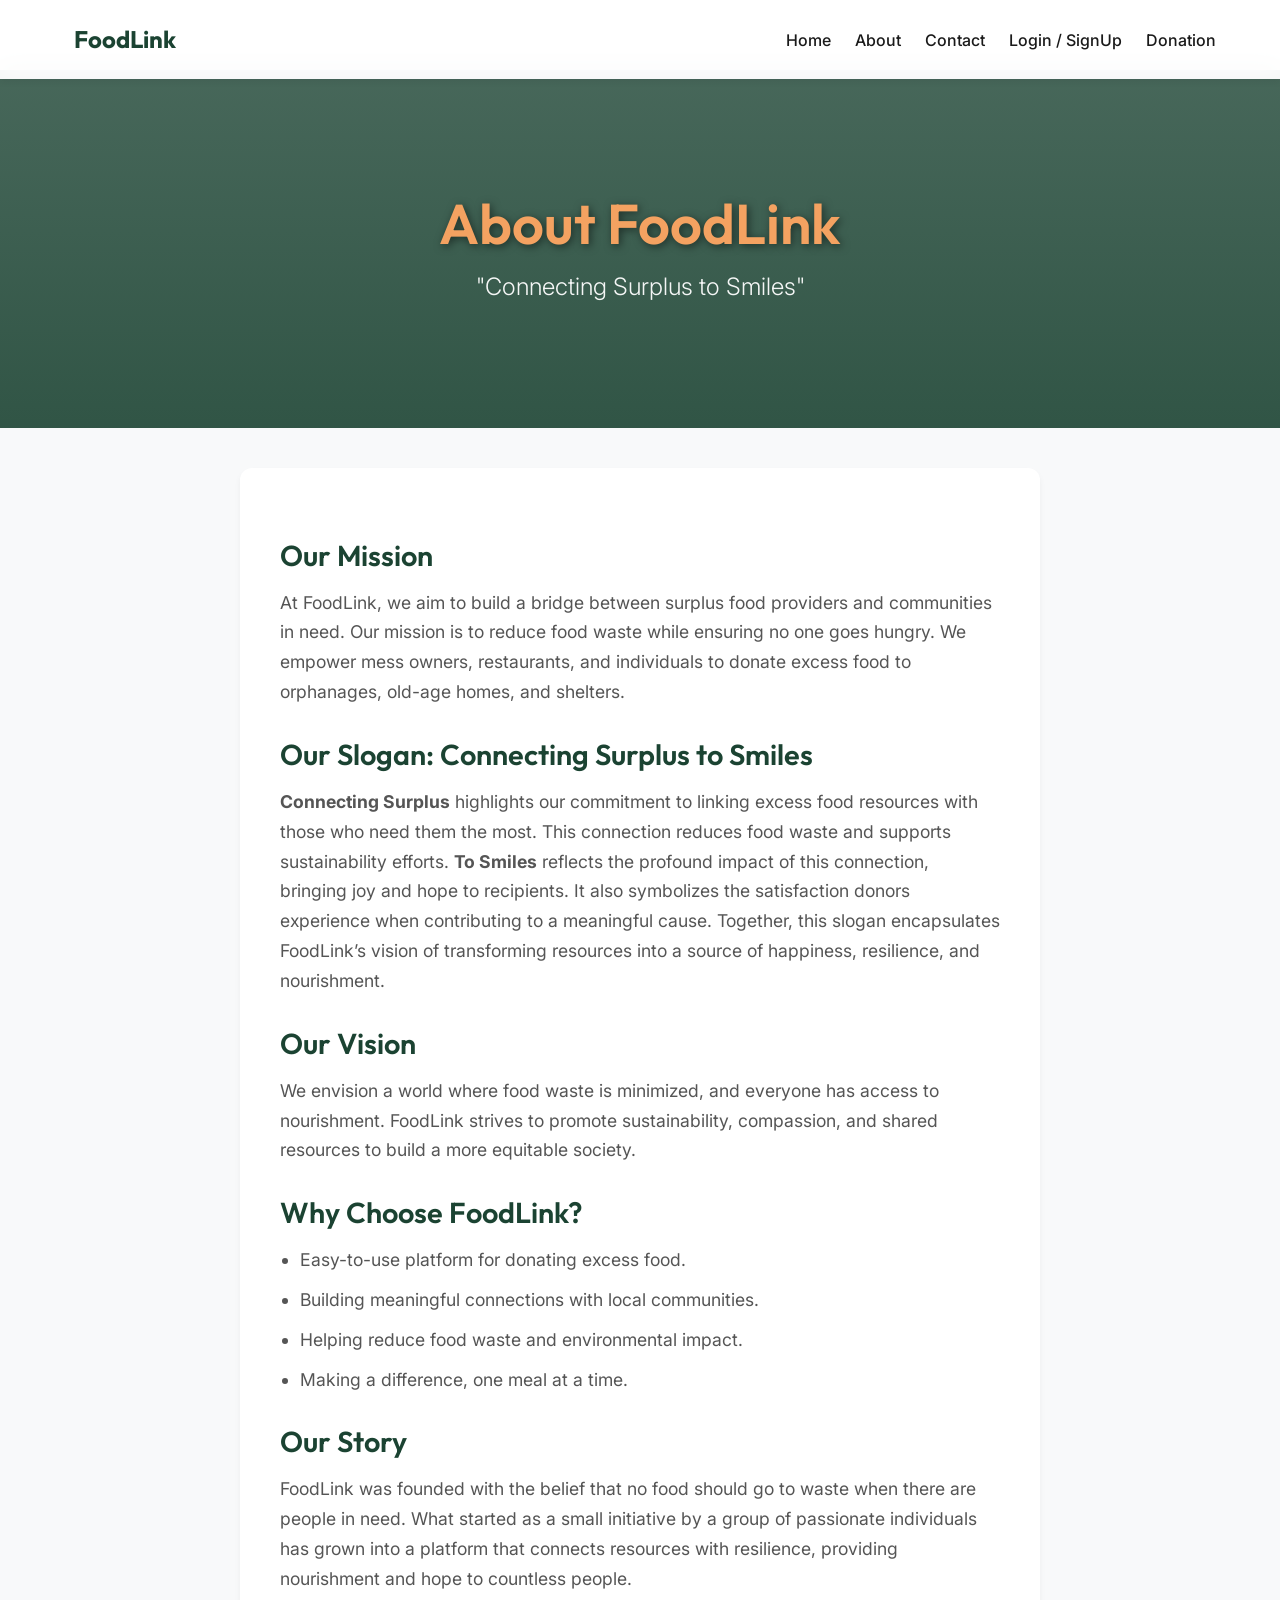
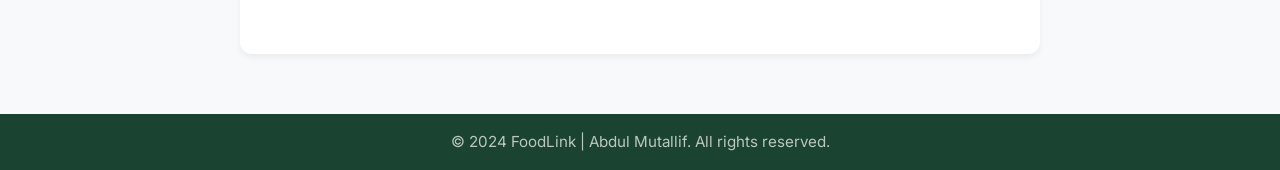
<file: about.html>
<!DOCTYPE html>
<html lang="en">

<head>
    <meta charset="UTF-8">
    <meta name="viewport" content="width=device-width, initial-scale=1.0">
    <title>About Us - FoodLink</title>
    <link rel="stylesheet" href="styles.css">
</head>

<body>
    <header>

        <nav class="navbar">
            <div class="brand">
                <a href="#foodlink" aria-label="FoodLink Home">
                    <i class="fas fa-utensils" aria-hidden="true"></i> FoodLink
                </a>
            </div>
            <ul class="nav-links">
                <li><a href="index.html">Home</a></li>
                <li><a href="about.html" class="active-nav">About</a></li>
                <li><a href="contact.html">Contact</a></li>
                <li><a href="signup.html">Login / SignUp</a></li>
                <li><a href="donation.html">Donation</a></li>
            </ul>
            <div class="hamburger">
                <div class="line1"></div>
                <div class="line2"></div>
                <div class="line3"></div>
            </div>
        </nav>
    </header>


    <main class="about-page">
        <section class="about-hero">
            <h2>About FoodLink</h2>
            <p class="slogan">"Connecting Surplus to Smiles"</p>
        </section>

        <section class="about-content">
            <h3>Our Mission</h3>
            <p>
                At FoodLink, we aim to build a bridge between surplus food providers and communities in need. Our
                mission is to reduce food waste while ensuring no one goes hungry. We empower mess owners, restaurants,
                and individuals to donate excess food to orphanages, old-age homes, and shelters.
            </p>

            <h3>Our Slogan: Connecting Surplus to Smiles</h3>
            <p>
                <b>Connecting Surplus</b> highlights our commitment to linking excess food resources with those who need
                them the most. This connection reduces food waste and supports sustainability efforts.
                <b>To Smiles</b> reflects the profound impact of this connection, bringing joy and hope to recipients.
                It also symbolizes the satisfaction donors experience when contributing to a meaningful cause.
                Together, this slogan encapsulates FoodLink’s vision of transforming resources into a source of
                happiness, resilience, and nourishment.
            </p>

            <h3>Our Vision</h3>
            <p>
                We envision a world where food waste is minimized, and everyone has access to nourishment. FoodLink
                strives to promote sustainability, compassion, and shared resources to build a more equitable society.
            </p>

            <h3>Why Choose FoodLink?</h3>
            <ul>
                <li>Easy-to-use platform for donating excess food.</li>
                <li>Building meaningful connections with local communities.</li>
                <li>Helping reduce food waste and environmental impact.</li>
                <li>Making a difference, one meal at a time.</li>
            </ul>

            <h3>Our Story</h3>
            <p>
                FoodLink was founded with the belief that no food should go to waste when there are people in need. What
                started as a small initiative by a group of passionate individuals has grown into a platform that
                connects resources with resilience, providing nourishment and hope to countless people.
            </p>
        </section>
    </main>

    <footer>
        <p>&copy; 2024 FoodLink | Abdul Mutallif. All rights reserved.</p>
    </footer>

    <script src="script.js"></script>
</body>

</html>
</file>
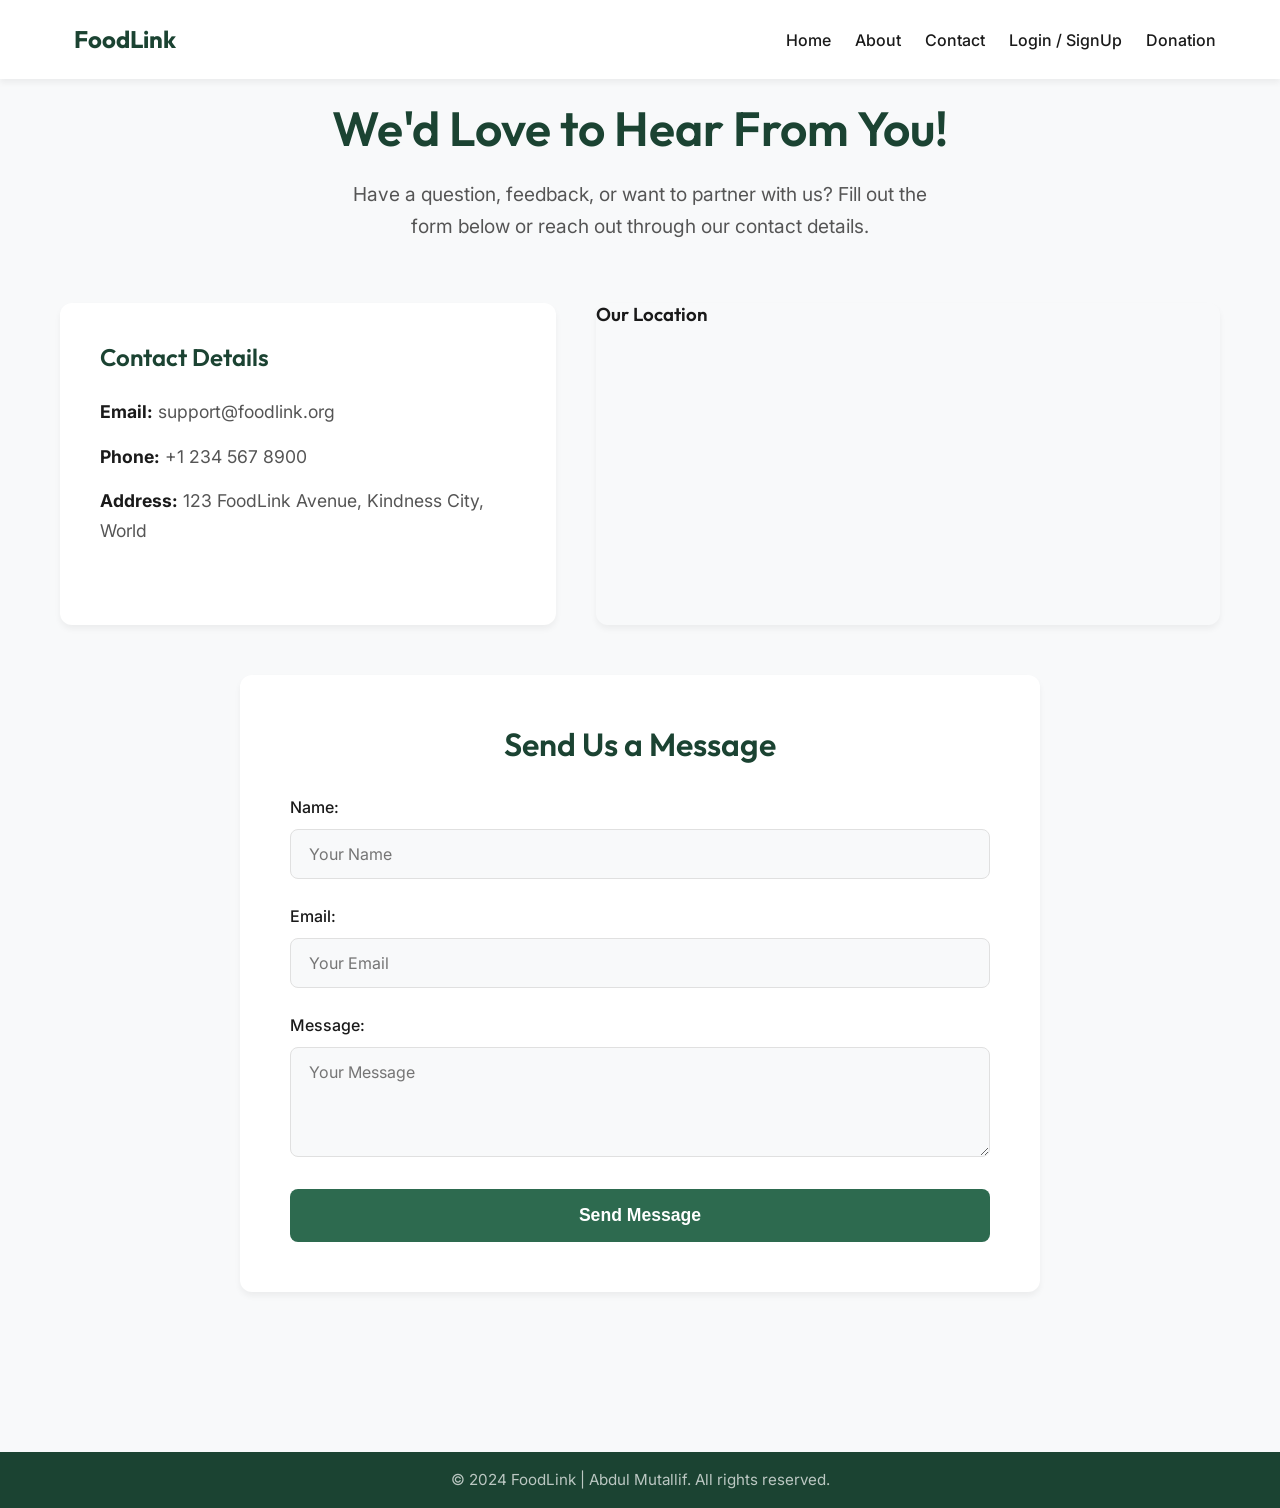
<file: contact.html>
<!DOCTYPE html>
<html lang="en">

<head>
    <meta charset="UTF-8">
    <meta name="viewport" content="width=device-width, initial-scale=1.0">
    <title>Contact Us - FoodLink</title>
    <link rel="stylesheet" href="styles.css">
</head>

<body>
    <header>

        <nav class="navbar">
            <div class="brand">
                <a href="#foodlink" aria-label="FoodLink Home">
                    <i class="fas fa-utensils" aria-hidden="true"></i> FoodLink
                </a>
            </div>
            <ul class="nav-links">
                <li><a href="index.html">Home</a></li>
                <li><a href="about.html">About</a></li>
                <li><a href="contact.html" class="active-nav">Contact</a></li>
                <li><a href="signup.html">Login / SignUp</a></li>
                <li><a href="donation.html">Donation</a></li>
            </ul>
            <div class="hamburger">
                <div class="line1"></div>
                <div class="line2"></div>
                <div class="line3"></div>
            </div>
        </nav>
    </header>

    <main class="contact-page">
        <section class="contact-hero">
            <h2>We'd Love to Hear From You!</h2>
            <p>Have a question, feedback, or want to partner with us? Fill out the form below or reach out through our
                contact details.</p>
        </section>

        <section class="contact-details">
            <div class="details">
                <h3>Contact Details</h3>
                <p><strong>Email:</strong> support@foodlink.org</p>
                <p><strong>Phone:</strong> +1 234 567 8900</p>
                <p><strong>Address:</strong> 123 FoodLink Avenue, Kindness City, World</p>
            </div>
            <div class="map">
                <h3>Our Location</h3>
                <iframe
                    src="https://www.google.com/maps/embed?pb=!1m18!1m12!1m3!1d3153.8354345095975!2d-122.41941568468113!3d37.77492977975868!2m3!1f0!2f0!3f0!3m2!1i1024!2i768!4f13.1!3m3!1m2!1s0x8085818c0317d409%3A0x86f55c5c0a472c39!2sFoodLink!5e0!3m2!1sen!2sus!4v1618906179482!5m2!1sen!2sus"
                    width="100%" height="250" style="border:0;" allowfullscreen="" loading="lazy"></iframe>
            </div>
        </section>

        <section class="contact-form">
            <h3>Send Us a Message</h3>
            <form id="contactForm">
                <label for="name">Name:</label>
                <input type="text" id="name" name="name" placeholder="Your Name" required>

                <label for="email">Email:</label>
                <input type="email" id="email" name="email" placeholder="Your Email" required>

                <label for="message">Message:</label>
                <textarea id="message" name="message" rows="4" placeholder="Your Message" required></textarea>

                <button type="submit">Send Message</button>
            </form>
        </section>
    </main>

    <footer>
        <p>&copy; 2024 FoodLink | Abdul Mutallif. All rights reserved.</p>
    </footer>

    <script src="script.js"></script>
</body>

</html>
</file>
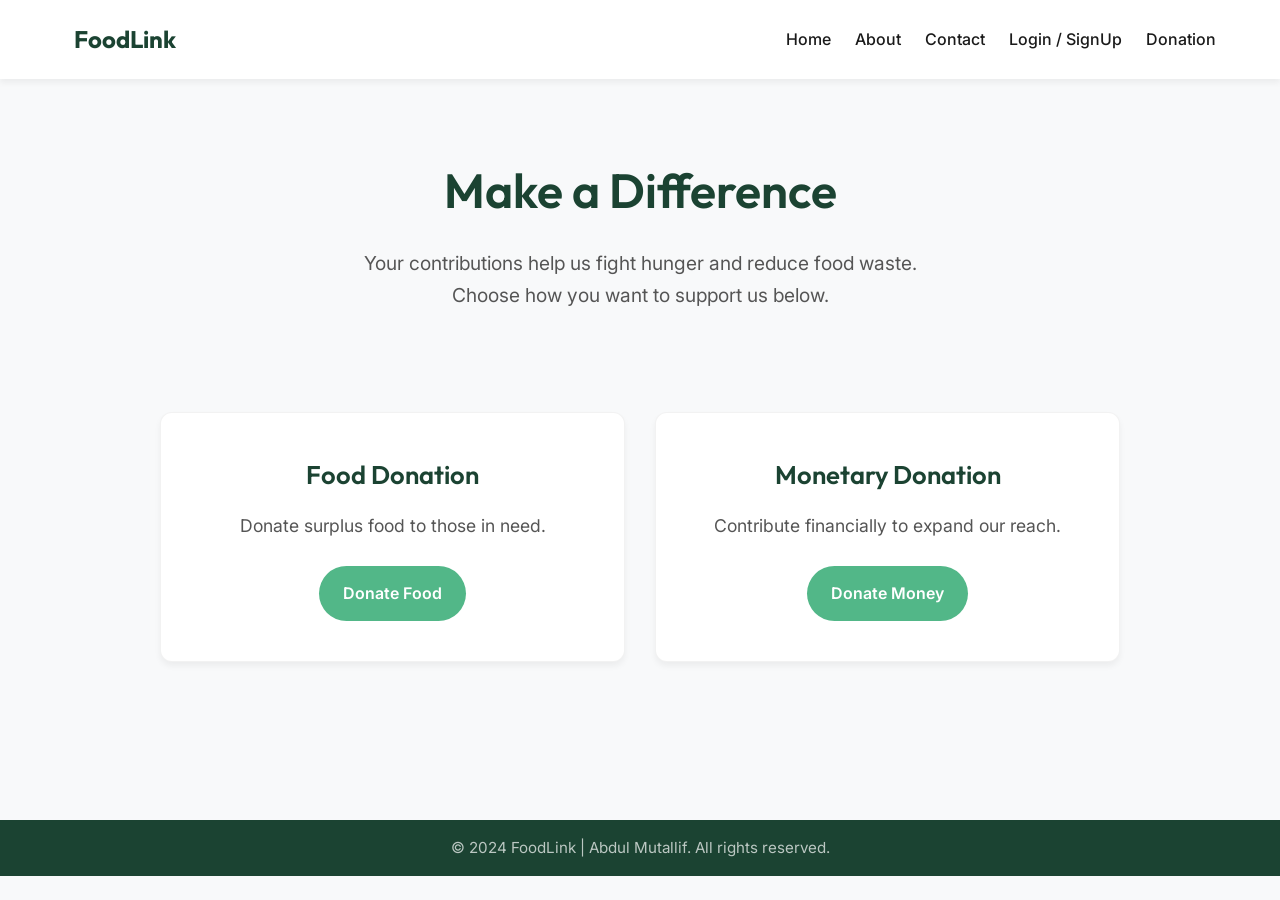
<file: donation.html>
<!DOCTYPE html>
<html lang="en">

<head>
    <meta charset="UTF-8">
    <meta name="viewport" content="width=device-width, initial-scale=1.0">
    <title>Donate - FoodLink</title>
    <link rel="stylesheet" href="donation_styles.css">
</head>

<body>
    <header>

        <nav class="navbar">
            <div class="brand">
                <a href="#foodlink" aria-label="FoodLink Home">
                    <i class="fas fa-utensils" aria-hidden="true"></i> FoodLink
                </a>
            </div>
            <ul class="nav-links">
                <li><a href="index.html">Home</a></li>
                <li><a href="about.html">About</a></li>
                <li><a href="contact.html">Contact</a></li>
                <li><a href="signup.html">Login / SignUp</a></li>
                <li><a href="donation.html" class="active-nav">Donation</a></li>
            </ul>
            <div class="hamburger">
                <div class="line1"></div>
                <div class="line2"></div>
                <div class="line3"></div>
            </div>
        </nav>
    </header>

    <main class="donation-page">
        <section class="donation-hero">
            <h2>Make a Difference</h2>
            <p>Your contributions help us fight hunger and reduce food waste. Choose how you want to support us below.
            </p>
        </section>

        <section class="donation-options">
            <div class="donation-option">
                <h3>Food Donation</h3>
                <p>Donate surplus food to those in need.</p>
                <a href="#food-donation" class="cta-button">Donate Food</a>
            </div>
            <div class="donation-option">
                <h3>Monetary Donation</h3>
                <p>Contribute financially to expand our reach.</p>
                <a href="#money-donation" class="cta-button">Donate Money</a>
            </div>
        </section>

        <section id="food-donation" class="donation-form" style="display: none;">
            <h3>Food Donation</h3>
            <form>
                <label for="name">Your Name:</label>
                <input type="text" id="name" name="name" placeholder="Your Name" required>

                <label for="email">Your Email:</label>
                <input type="email" id="email" name="email" placeholder="Your Email" required>

                <label for="food-details">Details of Food:</label>
                <textarea id="food-details" name="food-details" rows="4"
                    placeholder="Describe the food you wish to donate" required></textarea>

                <button type="submit">Submit Food Donation</button>
            </form>
        </section>

        <section id="money-donation" class="donation-form" style="display: none;">
            <h3>Monetary Donation</h3>
            <form>
                <label for="name">Your Name:</label>
                <input type="text" id="name" name="name" placeholder="Your Name" required>

                <label for="email">Your Email:</label>
                <input type="email" id="email" name="email" placeholder="Your Email" required>

                <label for="amount">Donation Amount (USD):</label>
                <input type="number" id="amount" name="amount" placeholder="Enter Amount" required>

                <button type="submit">Donate Now</button>
            </form>
        </section>
    </main>

    <footer>
        <p>&copy; 2024 FoodLink | Abdul Mutallif. All rights reserved.</p>
    </footer>

    <script src="donation_script.js"></script>
    <script src="script.js"></script>
</body>

</html>
</file>
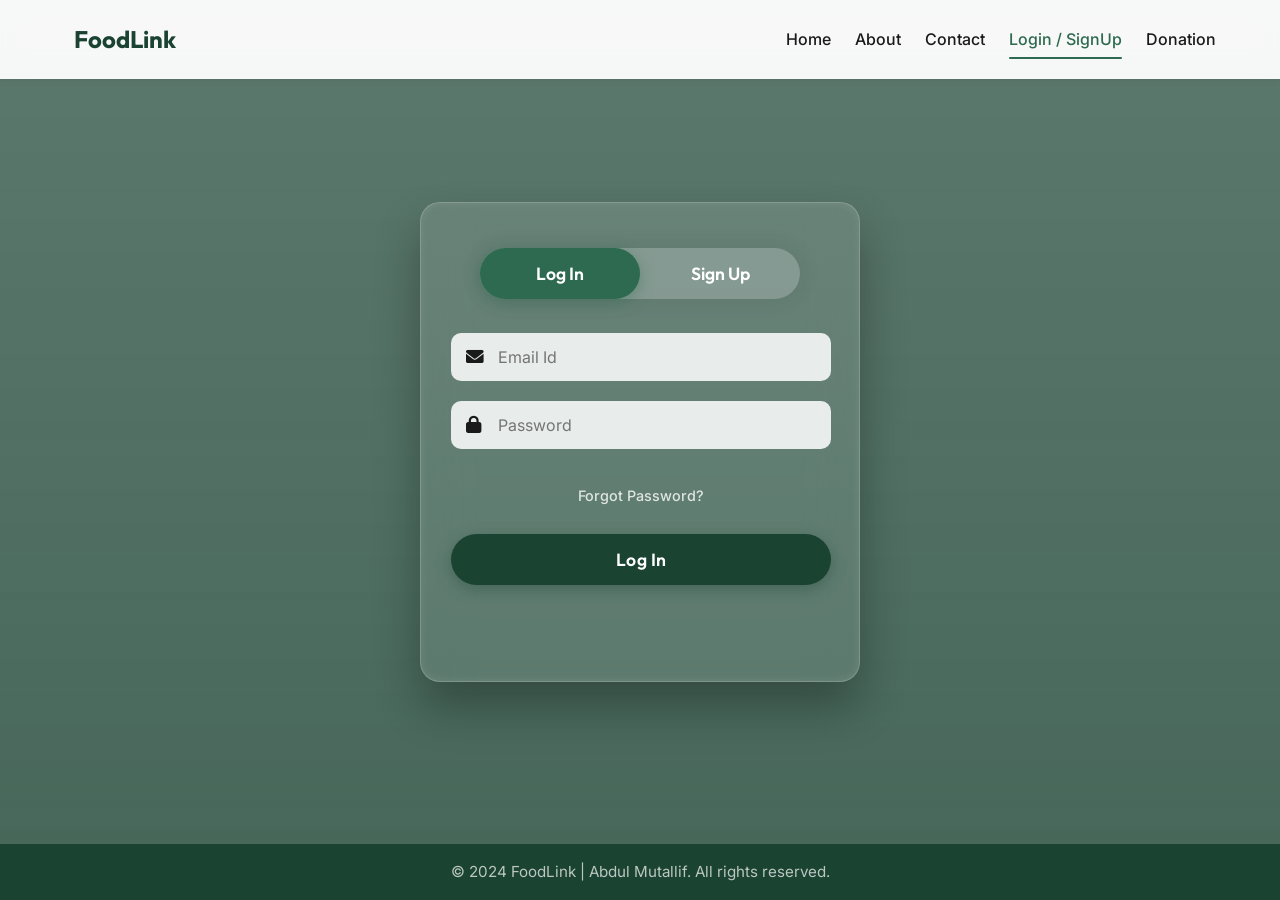
<file: signup.html>
<!DOCTYPE html>
<html lang="en">

<head>
    <meta charset="UTF-8">
    <meta name="viewport" content="width=device-width, initial-scale=1.0">
    <title>Login / Sign Up - FoodLink</title>
    <link rel="stylesheet" type="text/css" href="slide navbar style.css">
    <link
        href="https://fonts.googleapis.com/css2?family=Outfit:wght@400;500;600;700&family=Inter:wght@400;500;600&display=swap"
        rel="stylesheet">
    <link rel="stylesheet" href="https://cdnjs.cloudflare.com/ajax/libs/font-awesome/6.0.0/css/all.min.css"
        integrity="sha512-9usAa10IRO0HhonpyAIVpjrylPvoDwiPUiKdWk5t3PyolY1cOd4DSE0Ga+ri4AuTroPR5aQvXU9xC6qOPnzFeg=="
        crossorigin="anonymous" referrerpolicy="no-referrer" />
</head>

<body>
    <header>
        <nav class="navbar">
            <div class="brand">
                <a href="#foodlink">
                    FoodLink
                </a>
            </div>
            <ul class="nav-links">
                <li><a href="index.html">Home</a></li>
                <li><a href="about.html">About</a></li>
                <li><a href="contact.html">Contact</a></li>
                <li><a href="signup.html" class="active-nav">Login / SignUp</a></li>
                <li><a href="donation.html">Donation</a></li>
            </ul>
            <div class="hamburger">
                <div class="line1"></div>
                <div class="line2"></div>
                <div class="line3"></div>
            </div>
        </nav>
    </header>

    <main>
        <div class="auth-container" id="auth-container">
            <div class="auth-toggle-box">
                <div id="btn-bg"></div>
                <button type="button" class="toggle-btn" onclick="showLogin()">Log In</button>
                <button type="button" class="toggle-btn" onclick="showSignup()">Sign Up</button>
            </div>

            <!-- Login Form -->
            <form id="login" class="auth-form-group">
                <div class="input-group">
                    <i class="fas fa-envelope icon"></i>
                    <input type="email" id="loginEmail" class="input-field" placeholder="Email Id" required>
                </div>
                <div class="input-group">
                    <i class="fas fa-lock icon"></i>
                    <input type="password" id="loginPassword" class="input-field" placeholder="Password" required>
                </div>
                <!-- Error message box -->
                <p id="loginError" class="error-text"></p>
                <div class="register-forget">
                    <a href="#">Forgot Password?</a>
                </div>
                <button type="submit" class="submit-btn">Log In</button>
            </form>

            <!-- Signup Form -->
            <form id="signup" class="auth-form-group">
                <div class="input-group">
                    <i class="fas fa-user icon"></i>
                    <input type="text" id="signupUser" class="input-field" placeholder="User name" required>
                </div>
                <div class="input-group">
                    <i class="fas fa-envelope icon"></i>
                    <input type="email" id="signupEmail" class="input-field" placeholder="Email Id" required>
                </div>
                <div class="input-group">
                    <i class="fas fa-id-badge icon"></i>
                    <select id="signupRole" class="input-field" required>
                        <option value="" disabled selected>Select Role</option>
                        <option value="donor">Food Donor</option>
                        <option value="recipient">Institution / Recipient</option>
                        <option value="volunteer">Volunteer</option>
                    </select>
                </div>
                <div class="input-group">
                    <i class="fas fa-lock icon"></i>
                    <input type="password" id="signupPassword" class="input-field" placeholder="Password" required>
                </div>
                <div class="input-group">
                    <i class="fas fa-check-circle icon"></i>
                    <input type="password" id="signupConfirmPassword" class="input-field" placeholder="Confirm Password"
                        required>
                </div>
                <!-- Error message box -->
                <p id="signupError" class="error-text"></p>
                <div class="terms">
                    <input type="checkbox" id="terms" required>
                    <label for="terms">I agree to the Terms and Conditions</label>
                </div>
                <button type="submit" class="submit-btn" style="background: var(--primary-color);">Create
                    Account</button>
            </form>
        </div>
    </main>

    <footer>
        <p>&copy; 2024 FoodLink | Abdul Mutallif. All rights reserved.</p>
    </footer>

    <!-- Dedicated JS for Auth Form -->
    <script>
        const loginForm = document.getElementById("login");
        const signupForm = document.getElementById("signup");
        const btnBg = document.getElementById("btn-bg");
        const authContainer = document.getElementById("auth-container");

        function showSignup() {
            loginForm.style.left = "-450px";
            signupForm.style.left = "30px";
            btnBg.style.left = "50%";
            // Dynamic resize for the container based on form size
            authContainer.style.height = "620px";
        }

        function showLogin() {
            loginForm.style.left = "30px";
            signupForm.style.left = "500px";
            btnBg.style.left = "0";
            authContainer.style.height = "480px";
        }

        // Advanced JS Validation
        loginForm.addEventListener("submit", function (e) {
            e.preventDefault();
            const email = document.getElementById("loginEmail").value.trim();
            const pass = document.getElementById("loginPassword").value.trim();
            const err = document.getElementById("loginError");

            if (!/^[^\s@]+@[^\s@]+\.[^\s@]+$/.test(email)) {
                err.innerText = "Please enter a valid email address.";
                return;
            }
            if (pass.length < 6) {
                err.innerText = "Password must be at least 6 characters long.";
                return;
            }
            err.innerText = "";
            err.style.color = "var(--primary-light)";
            err.innerText = "Logging in...";

            setTimeout(() => {
                alert("Login successful!");
                loginForm.reset();
                err.innerText = "";
            }, 500);
        });

        signupForm.addEventListener("submit", function (e) {
            e.preventDefault();
            const user = document.getElementById("signupUser").value.trim();
            const email = document.getElementById("signupEmail").value.trim();
            const role = document.getElementById("signupRole").value;
            const pass = document.getElementById("signupPassword").value;
            const confPass = document.getElementById("signupConfirmPassword").value;
            const terms = document.getElementById("terms").checked;
            const err = document.getElementById("signupError");

            if (user.length < 3) {
                err.innerText = "Username must be at least 3 characters.";
                return;
            }
            if (!/^[^\s@]+@[^\s@]+\.[^\s@]+$/.test(email)) {
                err.innerText = "Please enter a valid email address.";
                return;
            }
            if (role === "") {
                err.innerText = "Please select a role.";
                return;
            }
            if (pass.length < 6) {
                err.innerText = "Password must be at least 6 characters long.";
                return;
            }
            if (pass !== confPass) {
                err.innerText = "Passwords do not match!";
                return;
            }
            if (!terms) {
                err.innerText = "You must accept the terms & conditions.";
                return;
            }

            err.style.color = "var(--primary-light)";
            err.innerText = "Creating account...";

            setTimeout(() => {
                alert("Account successfully created!");
                signupForm.reset();
                err.innerText = "";
                showLogin();
            }, 800);
        });

        // Ensure starting on Login tab correctly
        showLogin();
    </script>
    <script src="script.js"></script>
</body>

</html>
</file>
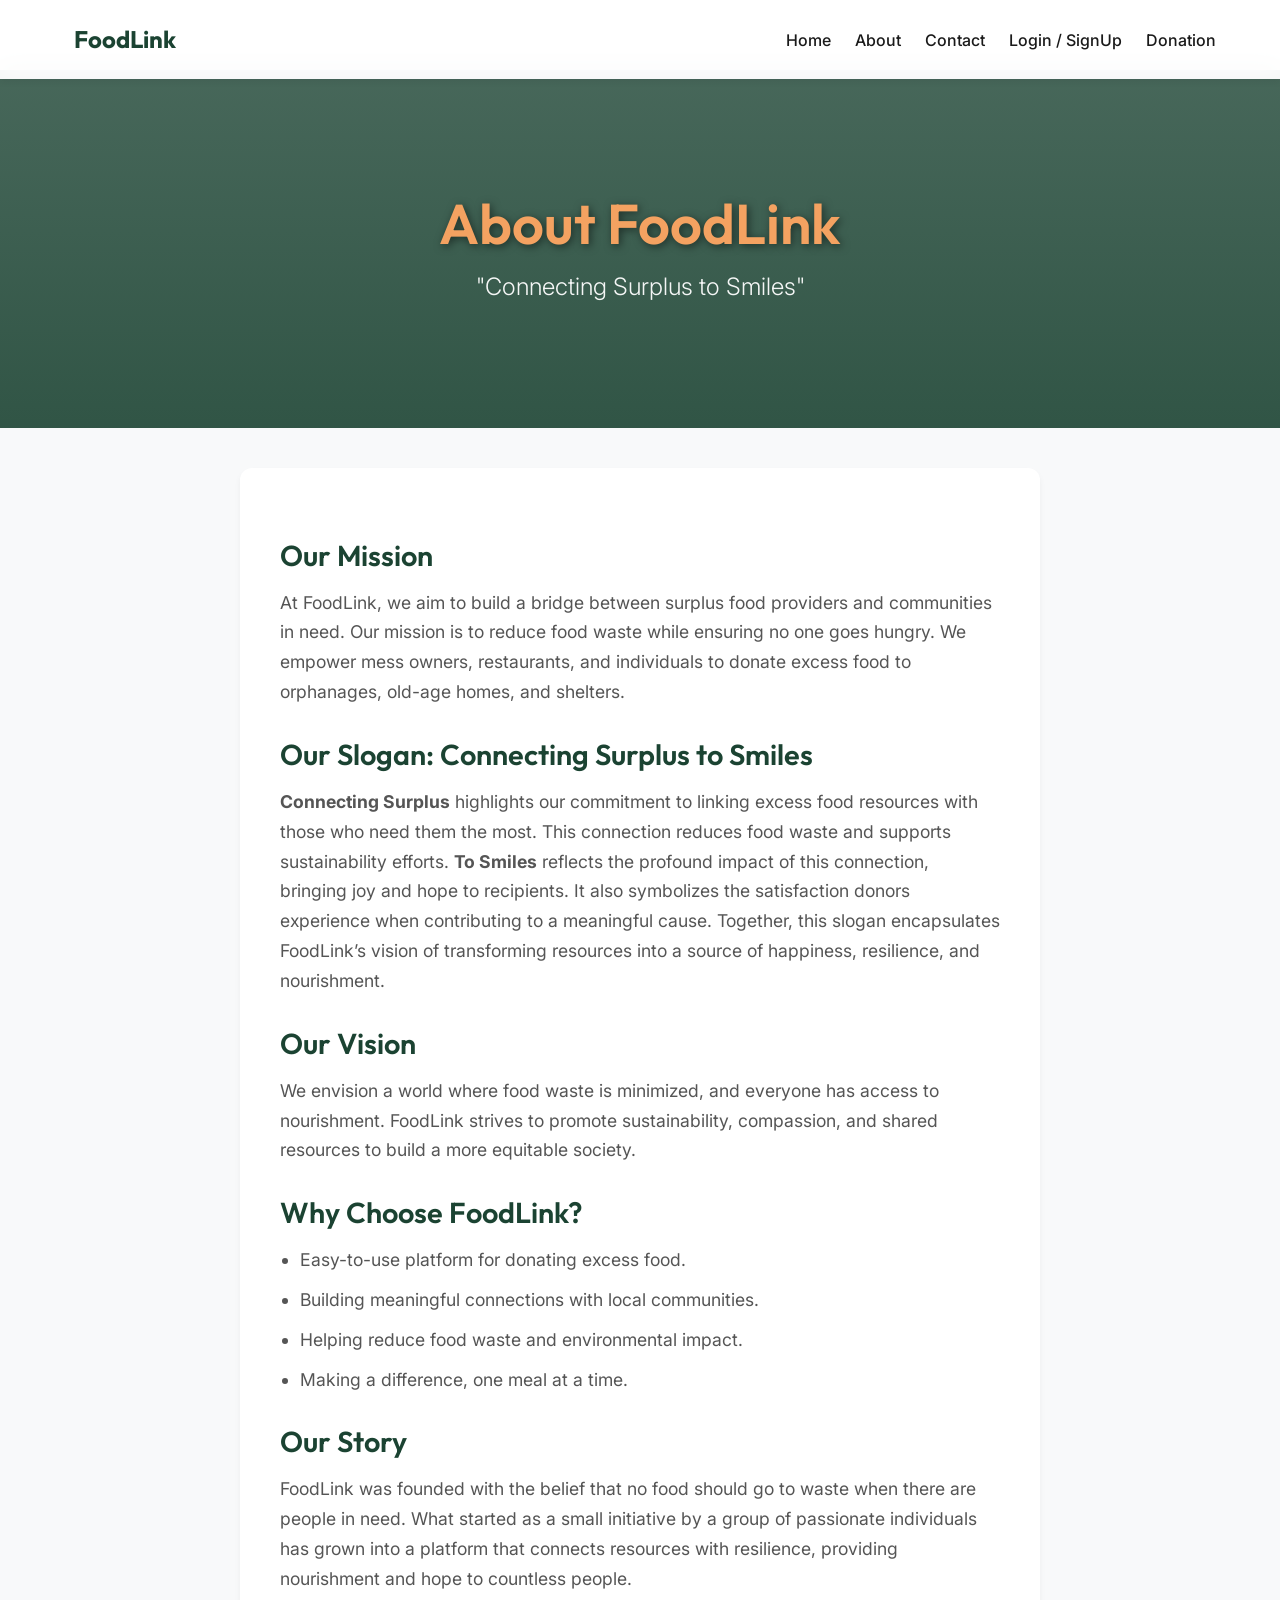
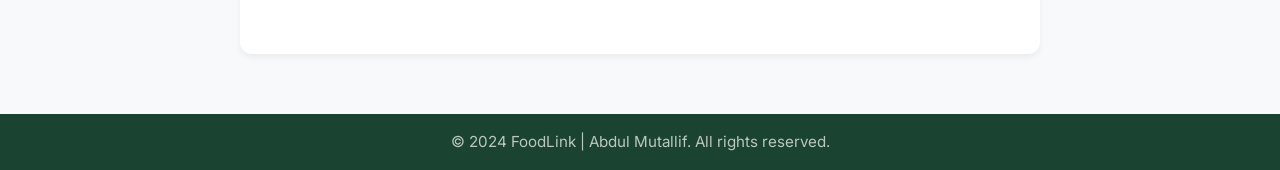
<file: about/about.html>
<!DOCTYPE html>
<html lang="en">

<head>
    <meta charset="UTF-8">
    <meta name="viewport" content="width=device-width, initial-scale=1.0">
    <title>About Us - FoodLink</title>
    <link rel="stylesheet" href="../shared/styles.css">
</head>

<body>
    <header>

        <nav class="navbar">
            <div class="brand">
                <a href="#foodlink" aria-label="FoodLink Home">
                    <i class="fas fa-utensils" aria-hidden="true"></i> FoodLink
                </a>
            </div>
            <ul class="nav-links">
                <li><a href="../index.html">Home</a></li>
                <li><a href="about.html" class="active-nav">About</a></li>
                <li><a href="../contact/contact.html">Contact</a></li>
                <li><a href="../signup/signup.html">Login / SignUp</a></li>
                <li><a href="../donation/donation.html">Donation</a></li>
            </ul>
            <div class="hamburger">
                <div class="line1"></div>
                <div class="line2"></div>
                <div class="line3"></div>
            </div>
        </nav>
    </header>


    <main class="about-page">
        <section class="about-hero">
            <h2>About FoodLink</h2>
            <p class="slogan">"Connecting Surplus to Smiles"</p>
        </section>

        <section class="about-content">
            <h3>Our Mission</h3>
            <p>
                At FoodLink, we aim to build a bridge between surplus food providers and communities in need. Our
                mission is to reduce food waste while ensuring no one goes hungry. We empower mess owners, restaurants,
                and individuals to donate excess food to orphanages, old-age homes, and shelters.
            </p>

            <h3>Our Slogan: Connecting Surplus to Smiles</h3>
            <p>
                <b>Connecting Surplus</b> highlights our commitment to linking excess food resources with those who need
                them the most. This connection reduces food waste and supports sustainability efforts.
                <b>To Smiles</b> reflects the profound impact of this connection, bringing joy and hope to recipients.
                It also symbolizes the satisfaction donors experience when contributing to a meaningful cause.
                Together, this slogan encapsulates FoodLink’s vision of transforming resources into a source of
                happiness, resilience, and nourishment.
            </p>

            <h3>Our Vision</h3>
            <p>
                We envision a world where food waste is minimized, and everyone has access to nourishment. FoodLink
                strives to promote sustainability, compassion, and shared resources to build a more equitable society.
            </p>

            <h3>Why Choose FoodLink?</h3>
            <ul>
                <li>Easy-to-use platform for donating excess food.</li>
                <li>Building meaningful connections with local communities.</li>
                <li>Helping reduce food waste and environmental impact.</li>
                <li>Making a difference, one meal at a time.</li>
            </ul>

            <h3>Our Story</h3>
            <p>
                FoodLink was founded with the belief that no food should go to waste when there are people in need. What
                started as a small initiative by a group of passionate individuals has grown into a platform that
                connects resources with resilience, providing nourishment and hope to countless people.
            </p>
        </section>
    </main>

    <footer>
        <p>&copy; 2024 FoodLink | Abdul Mutallif. All rights reserved.</p>
    </footer>

    <script src="../shared/script.js"></script>
</body>

</html>
</file>
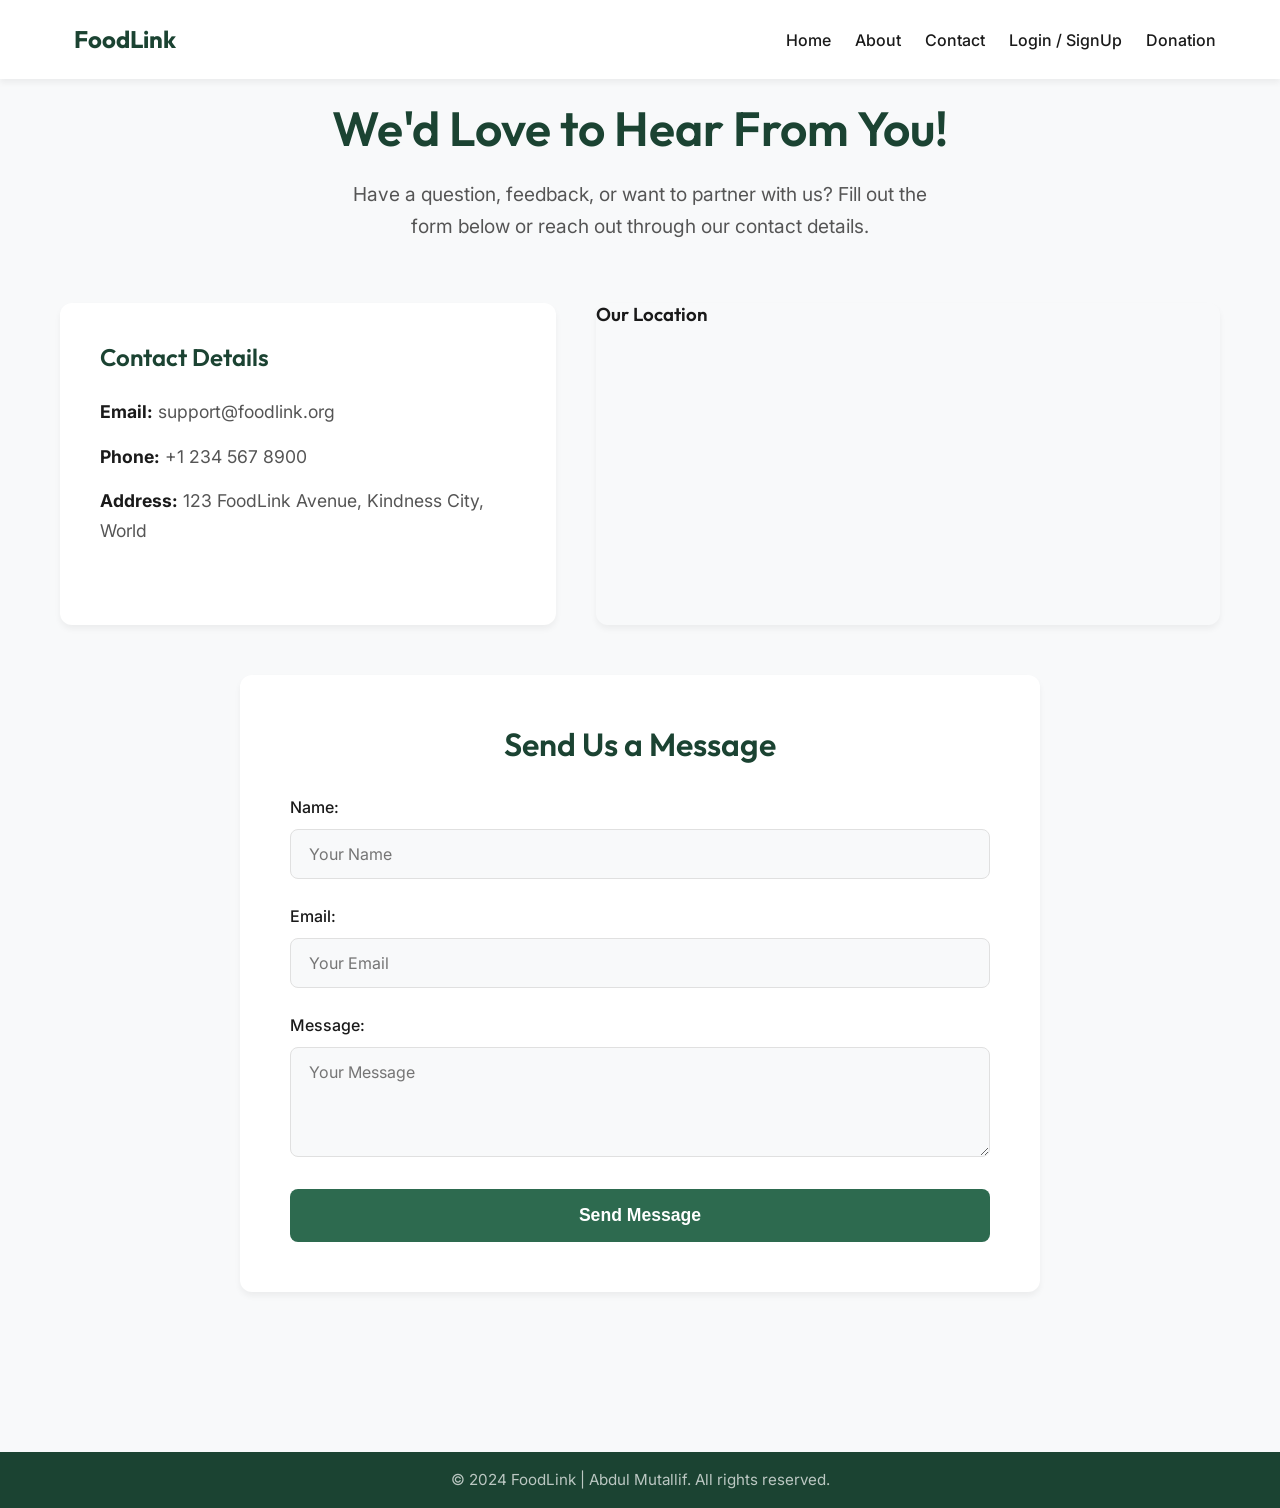
<file: contact/contact.html>
<!DOCTYPE html>
<html lang="en">

<head>
    <meta charset="UTF-8">
    <meta name="viewport" content="width=device-width, initial-scale=1.0">
    <title>Contact Us - FoodLink</title>
    <link rel="stylesheet" href="../shared/styles.css">
</head>

<body>
    <header>

        <nav class="navbar">
            <div class="brand">
                <a href="#foodlink" aria-label="FoodLink Home">
                    <i class="fas fa-utensils" aria-hidden="true"></i> FoodLink
                </a>
            </div>
            <ul class="nav-links">
                <li><a href="../index.html">Home</a></li>
                <li><a href="../about/about.html">About</a></li>
                <li><a href="contact.html" class="active-nav">Contact</a></li>
                <li><a href="../signup/signup.html">Login / SignUp</a></li>
                <li><a href="../donation/donation.html">Donation</a></li>
            </ul>
            <div class="hamburger">
                <div class="line1"></div>
                <div class="line2"></div>
                <div class="line3"></div>
            </div>
        </nav>
    </header>

    <main class="contact-page">
        <section class="contact-hero">
            <h2>We'd Love to Hear From You!</h2>
            <p>Have a question, feedback, or want to partner with us? Fill out the form below or reach out through our
                contact details.</p>
        </section>

        <section class="contact-details">
            <div class="details">
                <h3>Contact Details</h3>
                <p><strong>Email:</strong> support@foodlink.org</p>
                <p><strong>Phone:</strong> +1 234 567 8900</p>
                <p><strong>Address:</strong> 123 FoodLink Avenue, Kindness City, World</p>
            </div>
            <div class="map">
                <h3>Our Location</h3>
                <iframe
                    src="https://www.google.com/maps/embed?pb=!1m18!1m12!1m3!1d3153.8354345095975!2d-122.41941568468113!3d37.77492977975868!2m3!1f0!2f0!3f0!3m2!1i1024!2i768!4f13.1!3m3!1m2!1s0x8085818c0317d409%3A0x86f55c5c0a472c39!2sFoodLink!5e0!3m2!1sen!2sus!4v1618906179482!5m2!1sen!2sus"
                    width="100%" height="250" style="border:0;" allowfullscreen="" loading="lazy"></iframe>
            </div>
        </section>

        <section class="contact-form">
            <h3>Send Us a Message</h3>
            <form id="contactForm">
                <label for="name">Name:</label>
                <input type="text" id="name" name="name" placeholder="Your Name" required>

                <label for="email">Email:</label>
                <input type="email" id="email" name="email" placeholder="Your Email" required>

                <label for="message">Message:</label>
                <textarea id="message" name="message" rows="4" placeholder="Your Message" required></textarea>

                <button type="submit">Send Message</button>
            </form>
        </section>
    </main>

    <footer>
        <p>&copy; 2024 FoodLink | Abdul Mutallif. All rights reserved.</p>
    </footer>

    <script src="../shared/script.js"></script>
</body>

</html>
</file>
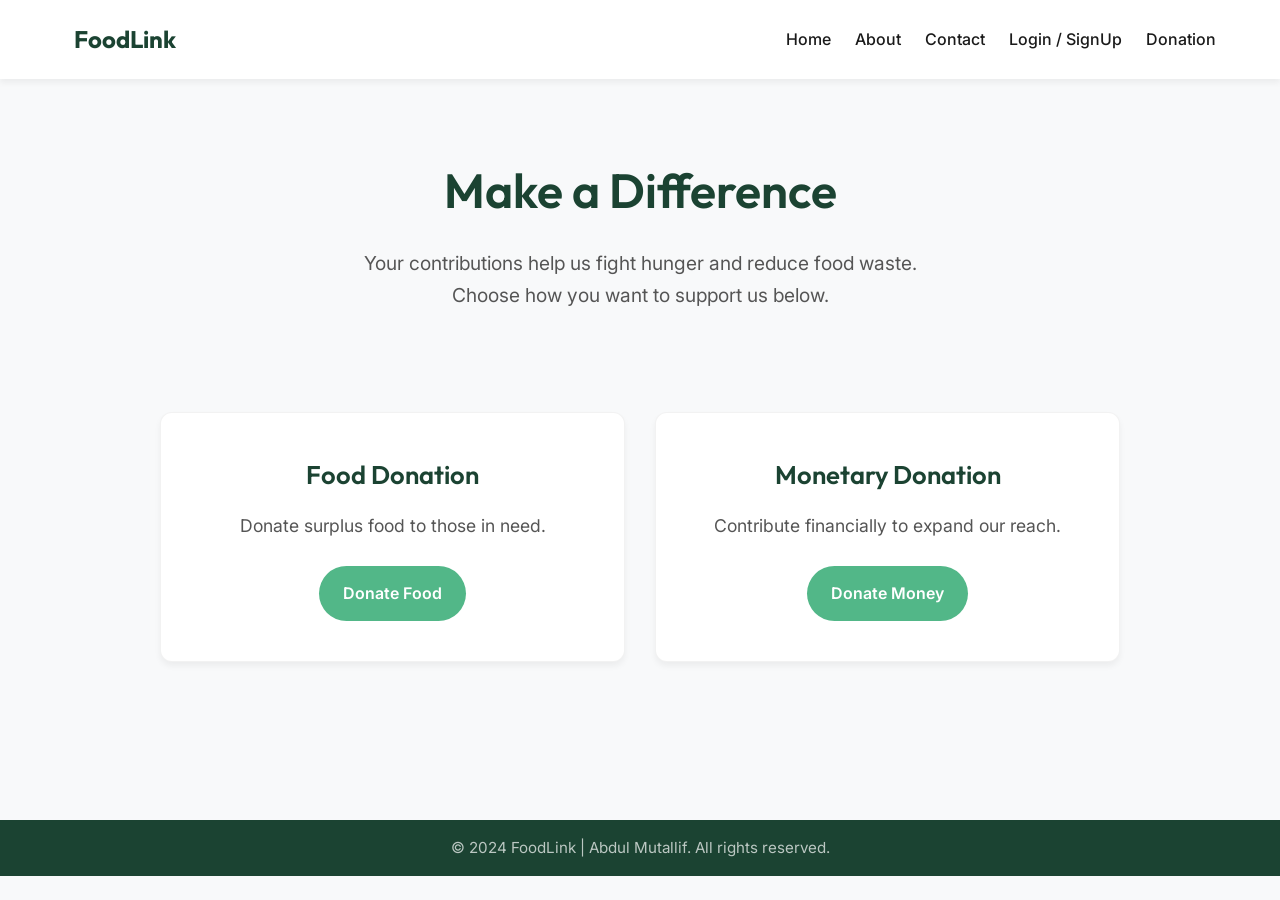
<file: donation/donation.html>
<!DOCTYPE html>
<html lang="en">

<head>
    <meta charset="UTF-8">
    <meta name="viewport" content="width=device-width, initial-scale=1.0">
    <title>Donate - FoodLink</title>
    <link rel="stylesheet" href="donation_styles.css">
</head>

<body>
    <header>

        <nav class="navbar">
            <div class="brand">
                <a href="#foodlink" aria-label="FoodLink Home">
                    <i class="fas fa-utensils" aria-hidden="true"></i> FoodLink
                </a>
            </div>
            <ul class="nav-links">
                <li><a href="../index.html">Home</a></li>
                <li><a href="../about/about.html">About</a></li>
                <li><a href="../contact/contact.html">Contact</a></li>
                <li><a href="../signup/signup.html">Login / SignUp</a></li>
                <li><a href="donation.html" class="active-nav">Donation</a></li>
            </ul>
            <div class="hamburger">
                <div class="line1"></div>
                <div class="line2"></div>
                <div class="line3"></div>
            </div>
        </nav>
    </header>

    <main class="donation-page">
        <section class="donation-hero">
            <h2>Make a Difference</h2>
            <p>Your contributions help us fight hunger and reduce food waste. Choose how you want to support us below.
            </p>
        </section>

        <section class="donation-options">
            <div class="donation-option">
                <h3>Food Donation</h3>
                <p>Donate surplus food to those in need.</p>
                <a href="#food-donation" class="cta-button">Donate Food</a>
            </div>
            <div class="donation-option">
                <h3>Monetary Donation</h3>
                <p>Contribute financially to expand our reach.</p>
                <a href="#money-donation" class="cta-button">Donate Money</a>
            </div>
        </section>

        <section id="food-donation" class="donation-form" style="display: none;">
            <h3>Food Donation</h3>
            <form>
                <label for="name">Your Name:</label>
                <input type="text" id="name" name="name" placeholder="Your Name" required>

                <label for="email">Your Email:</label>
                <input type="email" id="email" name="email" placeholder="Your Email" required>

                <label for="food-details">Details of Food:</label>
                <textarea id="food-details" name="food-details" rows="4"
                    placeholder="Describe the food you wish to donate" required></textarea>

                <button type="submit">Submit Food Donation</button>
            </form>
        </section>

        <section id="money-donation" class="donation-form" style="display: none;">
            <h3>Monetary Donation</h3>
            <form>
                <label for="name">Your Name:</label>
                <input type="text" id="name" name="name" placeholder="Your Name" required>

                <label for="email">Your Email:</label>
                <input type="email" id="email" name="email" placeholder="Your Email" required>

                <label for="amount">Donation Amount (USD):</label>
                <input type="number" id="amount" name="amount" placeholder="Enter Amount" required>

                <button type="submit">Donate Now</button>
            </form>
        </section>
    </main>

    <footer>
        <p>&copy; 2024 FoodLink | Abdul Mutallif. All rights reserved.</p>
    </footer>

    <script src="donation_script.js"></script>
    <script src="../shared/script.js"></script>
</body>

</html>
</file>
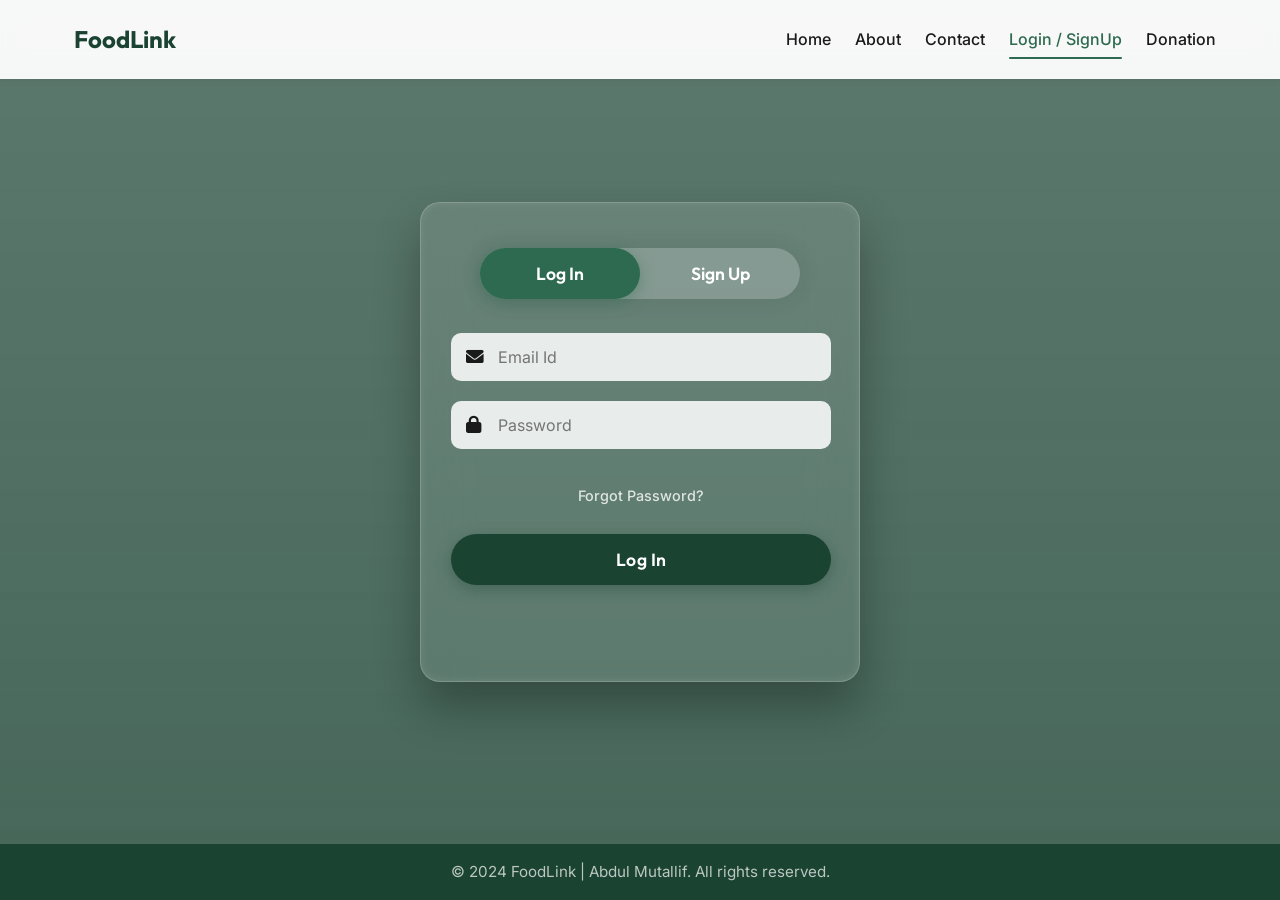
<file: signup/signup.html>
<!DOCTYPE html>
<html lang="en">

<head>
    <meta charset="UTF-8">
    <meta name="viewport" content="width=device-width, initial-scale=1.0">
    <title>Login / Sign Up - FoodLink</title>
    <link rel="stylesheet" type="text/css" href="slide navbar style.css">
    <link
        href="https://fonts.googleapis.com/css2?family=Outfit:wght@400;500;600;700&family=Inter:wght@400;500;600&display=swap"
        rel="stylesheet">
    <link rel="stylesheet" href="https://cdnjs.cloudflare.com/ajax/libs/font-awesome/6.0.0/css/all.min.css"
        integrity="sha512-9usAa10IRO0HhonpyAIVpjrylPvoDwiPUiKdWk5t3PyolY1cOd4DSE0Ga+ri4AuTroPR5aQvXU9xC6qOPnzFeg=="
        crossorigin="anonymous" referrerpolicy="no-referrer" />
</head>

<body>
    <header>
        <nav class="navbar">
            <div class="brand">
                <a href="#foodlink">
                    FoodLink
                </a>
            </div>
            <ul class="nav-links">
                <li><a href="../index.html">Home</a></li>
                <li><a href="../about/about.html">About</a></li>
                <li><a href="../contact/contact.html">Contact</a></li>
                <li><a href="signup.html" class="active-nav">Login / SignUp</a></li>
                <li><a href="../donation/donation.html">Donation</a></li>
            </ul>
            <div class="hamburger">
                <div class="line1"></div>
                <div class="line2"></div>
                <div class="line3"></div>
            </div>
        </nav>
    </header>

    <main>
        <div class="auth-container" id="auth-container">
            <div class="auth-toggle-box">
                <div id="btn-bg"></div>
                <button type="button" class="toggle-btn" onclick="showLogin()">Log In</button>
                <button type="button" class="toggle-btn" onclick="showSignup()">Sign Up</button>
            </div>

            <!-- Login Form -->
            <form id="login" class="auth-form-group">
                <div class="input-group">
                    <i class="fas fa-envelope icon"></i>
                    <input type="email" id="loginEmail" class="input-field" placeholder="Email Id" required>
                </div>
                <div class="input-group">
                    <i class="fas fa-lock icon"></i>
                    <input type="password" id="loginPassword" class="input-field" placeholder="Password" required>
                </div>
                <!-- Error message box -->
                <p id="loginError" class="error-text"></p>
                <div class="register-forget">
                    <a href="#">Forgot Password?</a>
                </div>
                <button type="submit" class="submit-btn">Log In</button>
            </form>

            <!-- Signup Form -->
            <form id="signup" class="auth-form-group">
                <div class="input-group">
                    <i class="fas fa-user icon"></i>
                    <input type="text" id="signupUser" class="input-field" placeholder="User name" required>
                </div>
                <div class="input-group">
                    <i class="fas fa-envelope icon"></i>
                    <input type="email" id="signupEmail" class="input-field" placeholder="Email Id" required>
                </div>
                <div class="input-group">
                    <i class="fas fa-id-badge icon"></i>
                    <select id="signupRole" class="input-field" required>
                        <option value="" disabled selected>Select Role</option>
                        <option value="donor">Food Donor</option>
                        <option value="recipient">Institution / Recipient</option>
                        <option value="volunteer">Volunteer</option>
                    </select>
                </div>
                <div class="input-group">
                    <i class="fas fa-lock icon"></i>
                    <input type="password" id="signupPassword" class="input-field" placeholder="Password" required>
                </div>
                <div class="input-group">
                    <i class="fas fa-check-circle icon"></i>
                    <input type="password" id="signupConfirmPassword" class="input-field" placeholder="Confirm Password"
                        required>
                </div>
                <!-- Error message box -->
                <p id="signupError" class="error-text"></p>
                <div class="terms">
                    <input type="checkbox" id="terms" required>
                    <label for="terms">I agree to the Terms and Conditions</label>
                </div>
                <button type="submit" class="submit-btn" style="background: var(--primary-color);">Create
                    Account</button>
            </form>
        </div>
    </main>

    <footer>
        <p>&copy; 2024 FoodLink | Abdul Mutallif. All rights reserved.</p>
    </footer>

    <!-- Dedicated JS for Auth Form -->
    <script>
        const loginForm = document.getElementById("login");
        const signupForm = document.getElementById("signup");
        const btnBg = document.getElementById("btn-bg");
        const authContainer = document.getElementById("auth-container");

        function showSignup() {
            loginForm.style.left = "-450px";
            signupForm.style.left = "30px";
            btnBg.style.left = "50%";
            // Dynamic resize for the container based on form size
            authContainer.style.height = "620px";
        }

        function showLogin() {
            loginForm.style.left = "30px";
            signupForm.style.left = "500px";
            btnBg.style.left = "0";
            authContainer.style.height = "480px";
        }

        // Advanced JS Validation
        loginForm.addEventListener("submit", function (e) {
            e.preventDefault();
            const email = document.getElementById("loginEmail").value.trim();
            const pass = document.getElementById("loginPassword").value.trim();
            const err = document.getElementById("loginError");

            if (!/^[^\s@]+@[^\s@]+\.[^\s@]+$/.test(email)) {
                err.innerText = "Please enter a valid email address.";
                return;
            }
            if (pass.length < 6) {
                err.innerText = "Password must be at least 6 characters long.";
                return;
            }
            err.innerText = "";
            err.style.color = "var(--primary-light)";
            err.innerText = "Logging in...";

            setTimeout(() => {
                alert("Login successful!");
                loginForm.reset();
                err.innerText = "";
            }, 500);
        });

        signupForm.addEventListener("submit", function (e) {
            e.preventDefault();
            const user = document.getElementById("signupUser").value.trim();
            const email = document.getElementById("signupEmail").value.trim();
            const role = document.getElementById("signupRole").value;
            const pass = document.getElementById("signupPassword").value;
            const confPass = document.getElementById("signupConfirmPassword").value;
            const terms = document.getElementById("terms").checked;
            const err = document.getElementById("signupError");

            if (user.length < 3) {
                err.innerText = "Username must be at least 3 characters.";
                return;
            }
            if (!/^[^\s@]+@[^\s@]+\.[^\s@]+$/.test(email)) {
                err.innerText = "Please enter a valid email address.";
                return;
            }
            if (role === "") {
                err.innerText = "Please select a role.";
                return;
            }
            if (pass.length < 6) {
                err.innerText = "Password must be at least 6 characters long.";
                return;
            }
            if (pass !== confPass) {
                err.innerText = "Passwords do not match!";
                return;
            }
            if (!terms) {
                err.innerText = "You must accept the terms & conditions.";
                return;
            }

            err.style.color = "var(--primary-light)";
            err.innerText = "Creating account...";

            setTimeout(() => {
                alert("Account successfully created!");
                signupForm.reset();
                err.innerText = "";
                showLogin();
            }, 800);
        });

        // Ensure starting on Login tab correctly
        showLogin();
    </script>
    <script src="../shared/script.js"></script>
</body>

</html>
</file>
<file: styles.css>
@import url('https://fonts.googleapis.com/css2?family=Outfit:wght@400;500;600;700&family=Inter:wght@400;500;600&display=swap');

:root {
    --primary-color: #2D6A4F;
    --primary-dark: #1B4332;
    --primary-light: #52B788;
    --accent-color: #f4a261;
    --text-main: #1A1A1A;
    --text-muted: #555555;
    --bg-main: #F8F9FA;
    --bg-white: #FFFFFF;
    --border-radius: 12px;
    --shadow-sm: 0 4px 6px rgba(0, 0, 0, 0.05);
    --shadow-md: 0 10px 20px rgba(0, 0, 0, 0.08);
    --shadow-lg: 0 20px 40px rgba(0, 0, 0, 0.12);
    --transition: all 0.3s cubic-bezier(0.25, 0.8, 0.25, 1);
}

/* Reset and base styling */
* {
    box-sizing: border-box;
    margin: 0;
    padding: 0;
}

body {
    font-family: 'Inter', sans-serif;
    background-color: var(--bg-main);
    color: var(--text-main);
    line-height: 1.7;
    /* Increased for better readability */
    overflow-x: hidden;
    scroll-behavior: smooth;
}

h1,
h2,
h3,
h4,
h5,
h6 {
    font-family: 'Outfit', sans-serif;
    font-weight: 600;
    line-height: 1.2;
}

/* Navbar */
header {
    background: transparent;
    padding: 0;
}

.navbar {
    display: flex;
    justify-content: space-between;
    align-items: center;
    background: rgba(255, 255, 255, 0.95);
    backdrop-filter: blur(12px);
    -webkit-backdrop-filter: blur(12px);
    padding: 1.2rem 5%;
    position: fixed;
    top: 0;
    left: 0;
    right: 0;
    z-index: 1000;
    box-shadow: var(--shadow-sm);
    transition: var(--transition);
}

.brand {
    position: relative;
}

.brand a {
    text-decoration: none;
    color: var(--primary-dark) !important;
    font-size: 24px;
    font-weight: 700;
    display: flex;
    align-items: center;
    gap: 10px;
    transition: var(--transition);
    font-family: 'Outfit', sans-serif;
}

.brand a i {
    color: var(--primary-color);
}

.brand a:hover {
    color: var(--primary-color) !important;
    transform: scale(1.02);
}

.nav-links {
    list-style: none;
    display: flex;
    align-items: center;
    margin: 0;
    gap: 1.5rem;
    /* Better spacing than margins */
}

.nav-links li {
    margin: 0;
}

.nav-links a {
    text-decoration: none;
    color: var(--text-main);
    font-size: 1rem;
    font-weight: 500;
    position: relative;
    padding: 8px 0;
    transition: var(--transition);
}

.nav-links a::after {
    content: '';
    position: absolute;
    left: 0;
    bottom: -2px;
    width: 0;
    height: 2px;
    background-color: var(--primary-color);
    transition: var(--transition);
    border-radius: 2px;
}

.nav-links a:hover {
    color: var(--primary-color);
}

.nav-links a:hover::after {
    width: 100%;
}

/* Hamburger Menu */
.hamburger {
    display: none;
    cursor: pointer;
    z-index: 1001;
    /* Ensure it stays above the side menu */
}

.hamburger div {
    width: 25px;
    height: 3px;
    background-color: var(--primary-dark);
    margin: 5px;
    transition: all 0.3s ease;
}

/* Toggle Animation */
.toggle .line1 {
    transform: rotate(-45deg) translate(-5px, 6px);
}

.toggle .line2 {
    opacity: 0;
}

.toggle .line3 {
    transform: rotate(45deg) translate(-5px, -6px);
}

/* Main Layout */
main {
    padding: 0;
    padding-top: 70px;
}

/* Home Page specific - Hero */
.hero {
    background: linear-gradient(rgba(27, 67, 50, 0.7), rgba(27, 67, 50, 0.8)), url('https://d2eehagpk5cl65.cloudfront.net/img/q60/uploads/2022/04/zumaamericastwentyfive958310-scaled.jpg') center/cover no-repeat fixed;
    color: var(--bg-white);
    text-align: center;
    padding: 180px 20px 140px;
    margin-top: -70px;
    /* Offset the main padding */
}

.hero h1 {
    font-size: 4rem;
    margin: 0 auto;
    max-width: 900px;
    animation: fadeInUp 1s ease-out forwards;
    opacity: 0;
    transform: translateY(30px);
    color: var(--accent-color);
    text-shadow: 2px 2px 8px rgba(0, 0, 0, 0.5);
}

.hero p {
    font-size: 1.25rem;
    margin-top: 20px;
    color: rgba(255, 255, 255, 0.9);
    max-width: 700px;
    margin-left: auto;
    margin-right: auto;
    animation: fadeInUp 1s ease-out 0.2s forwards;
    opacity: 0;
    transform: translateY(30px);
}

.cta-buttons {
    margin-top: 40px;
    animation: fadeInUp 1s ease-out 0.4s forwards;
    opacity: 0;
    transform: translateY(30px);
}

.cta-buttons a {
    display: inline-block;
    background-color: var(--primary-color);
    color: var(--bg-white);
    padding: 16px 36px;
    margin: 10px;
    text-decoration: none;
    border-radius: 30px;
    font-size: 1.1rem;
    font-weight: 600;
    transition: var(--transition);
    box-shadow: 0 4px 15px rgba(45, 106, 79, 0.3);
}

.cta-buttons a:last-child {
    background-color: transparent;
    border: 2px solid var(--bg-white);
    box-shadow: none;
}

.cta-buttons a:hover {
    transform: translateY(-3px);
    box-shadow: 0 8px 25px rgba(45, 106, 79, 0.4);
}

.cta-buttons a:last-child:hover {
    background-color: var(--bg-white);
    color: var(--primary-dark);
}

/* Sections */
.section {
    padding: 100px 20px;
    text-align: center;
    max-width: 1200px;
    margin: 0 auto;
}

.section h2,
main>h2 {
    font-size: 2.5rem;
    color: var(--primary-dark);
    margin-bottom: 20px;
    position: relative;
    display: inline-block;
}

.section h2::after,
main>h2::after {
    content: '';
    position: absolute;
    width: 60px;
    height: 4px;
    background-color: var(--accent-color);
    bottom: -10px;
    left: 50%;
    transform: translateX(-50%);
    border-radius: 2px;
}

main>h2 {
    text-align: center;
    display: block;
    margin-top: 40px;
}

main>h2::after {
    left: 50%;
    /* Adjusted for centered block */
}

.section>p {
    font-size: 1.15rem;
    color: var(--text-muted);
    max-width: 700px;
    margin: 0 auto 50px;
}

/* Feature Cards */
.feature-cards {
    display: grid;
    grid-template-columns: repeat(auto-fit, minmax(300px, 1fr));
    gap: 30px;
    padding: 0 20px;
}

.feature-card {
    background-color: var(--bg-white);
    border-radius: var(--border-radius);
    box-shadow: var(--shadow-md);
    padding: 0;
    text-align: left;
    transition: var(--transition);
    overflow: hidden;
    position: relative;
    top: 0;
    opacity: 0;
    transform: translateY(30px);
}

.feature-card.visible {
    animation: fadeInUp 0.8s ease-out forwards;
}

.feature-card:hover {
    transform: translateY(-10px);
    box-shadow: var(--shadow-lg);
}

.feature-card img {
    width: 100%;
    height: 220px;
    object-fit: cover;
    transition: var(--transition);
}

.feature-card:hover img {
    transform: scale(1.05);
}

.feature-card h3 {
    margin: 25px 25px 10px;
    color: var(--primary-dark);
    font-size: 1.4rem;
}

.feature-card p {
    margin: 0 25px 25px;
    color: var(--text-muted);
    font-size: 1rem;
}


/* General pages like About */
.about-page {
    padding-top: 70px;
}



.about-intro,
.our-mission,
.how-it-works,
.our-impact,
.get-involved,
.about-content {
    background: var(--bg-white);
    padding: 40px;
    border-radius: var(--border-radius);
    box-shadow: var(--shadow-sm);
    margin: 0 auto 30px auto;
    max-width: 800px;
    transition: var(--transition);
}

.about-intro:hover,
.our-mission:hover,
.how-it-works:hover,
.our-impact:hover,
.get-involved:hover,
.about-content:hover {
    box-shadow: var(--shadow-md);
    transform: translateY(-2px);
}

.about-intro p,
.our-mission p,
.our-impact p,
.get-involved p,
.about-content p {
    font-size: 1.1rem;
    color: var(--text-muted);
    margin-bottom: 20px;
}

.about-content h3,
.our-mission h3,
.how-it-works h3,
.our-impact h3,
.get-involved h3 {
    color: var(--primary-dark);
    font-size: 1.8rem;
    margin: 30px 0 15px;
}

ol,
ul {
    padding-left: 20px;
    color: var(--text-muted);
}

ol li,
ul li {
    margin: 10px 0;
    font-size: 1.1rem;
}

.our-impact ul {
    list-style: none;
    padding: 0;
    display: flex;
    justify-content: center;
    gap: 40px;
    flex-wrap: wrap;
    margin-top: 30px;
}

.our-impact ul li {
    background: var(--bg-main);
    padding: 20px 40px;
    border-radius: var(--border-radius);
    text-align: center;
    display: flex;
    flex-direction: column;
}

.our-impact ul li strong {
    font-size: 2.5rem;
    color: var(--primary-color);
    font-family: 'Outfit', sans-serif;
    margin-bottom: 5px;
}

.cta-button {
    display: inline-block;
    background-color: var(--primary-color);
    color: var(--bg-white);
    padding: 12px 30px;
    text-decoration: none;
    text-align: center;
    border-radius: 30px;
    font-weight: 600;
    transition: var(--transition);
    box-shadow: 0 4px 15px rgba(45, 106, 79, 0.2);
}

.cta-button:hover {
    background-color: var(--primary-dark);
    transform: translateY(-2px);
    box-shadow: 0 6px 20px rgba(45, 106, 79, 0.3);
    animation: pulse 1.5s infinite;
}

@keyframes pulse {
    0% {
        box-shadow: 0 0 0 0 rgba(45, 106, 79, 0.4);
    }

    70% {
        box-shadow: 0 0 0 10px rgba(45, 106, 79, 0);
    }

    100% {
        box-shadow: 0 0 0 0 rgba(45, 106, 79, 0);
    }
}

/* Contact Page */
.contact-page {
    max-width: 1200px;
    margin: 0 auto;
    padding: 100px 20px;
}

.contact-hero {
    text-align: center;
    margin-bottom: 60px;
}

.contact-hero h2 {
    font-size: 3rem;
    color: var(--primary-dark);
}

.contact-hero p {
    font-size: 1.2rem;
    color: var(--text-muted);
    max-width: 600px;
    margin: 20px auto 0;
}

.contact-details {
    display: flex;
    gap: 40px;
    margin-bottom: 50px;
}

.details {
    flex: 1;
    background: var(--bg-white);
    padding: 40px;
    border-radius: var(--border-radius);
    box-shadow: var(--shadow-sm);
    transition: var(--transition);
}

.details:hover {
    box-shadow: var(--shadow-md);
}

.details h3 {
    color: var(--primary-dark);
    font-size: 1.5rem;
    margin-bottom: 25px;
}

.details p {
    margin-bottom: 15px;
    font-size: 1.1rem;
    color: var(--text-muted);
}

.details p strong {
    color: var(--text-main);
}

.map {
    flex: 1.5;
    border-radius: var(--border-radius);
    overflow: hidden;
    box-shadow: var(--shadow-sm);
    height: 100%;
}

.map iframe {
    width: 100%;
    height: 300px;
    object-fit: cover;
    display: block;
}

.contact-form {
    background: var(--bg-white);
    padding: 50px;
    border-radius: var(--border-radius);
    box-shadow: var(--shadow-sm);
    max-width: 800px;
    margin: 0 auto;
}

.contact-form h3 {
    color: var(--primary-dark);
    font-size: 2rem;
    text-align: center;
    margin-bottom: 30px;
}

form label {
    display: block;
    font-weight: 500;
    margin-bottom: 8px;
    color: var(--text-main);
}

form input,
form textarea,
form select {
    width: 100%;
    padding: 14px 18px;
    margin-bottom: 24px;
    border: 1px solid #E0E0E0;
    border-radius: 8px;
    font-size: 1rem;
    font-family: 'Inter', sans-serif;
    transition: var(--transition);
    background-color: var(--bg-main);
}

form input:focus,
form textarea:focus {
    outline: none;
    border-color: var(--primary-color);
    box-shadow: 0 0 0 3px rgba(45, 106, 79, 0.1);
    background-color: var(--bg-white);
}

form button {
    background-color: var(--primary-color);
    color: white;
    font-weight: 600;
    cursor: pointer;
    border: none;
    padding: 16px;
    font-size: 1.1rem;
    border-radius: 8px;
    transition: var(--transition);
    width: 100%;
}

form button:hover {
    background-color: var(--primary-dark);
    transform: translateY(-2px);
    box-shadow: 0 6px 15px rgba(27, 67, 50, 0.2);
}

/* About Hero Specific */
.about-hero {
    background: linear-gradient(rgba(27, 67, 50, 0.8), rgba(27, 67, 50, 0.9)), url('https://d1vdjc70h9nzd9.cloudfront.net/media/campaign/439000/439199/image/60c76582e0e6d.jpeg') center/cover no-repeat fixed;
    /* Parallax effect */
    color: white;
    text-align: center;
    padding: 120px 20px;
    margin-bottom: 40px;
}

.about-hero h2 {
    font-size: 3.5rem;
    margin-bottom: 10px;
    color: var(--accent-color);
    text-shadow: 2px 2px 8px rgba(0, 0, 0, 0.5);
}

.about-hero .slogan {
    font-size: 1.5rem;
    font-weight: 300;
    opacity: 0.95;
    color: var(--bg-white);
}

/* Footer */
footer {
    background-color: var(--primary-dark);
    color: rgba(255, 255, 255, 0.7);
    text-align: center;
    padding: 15px 20px;
    margin-top: 60px;
    font-size: 0.95rem;
}

/* Animations */
@keyframes fadeInUp {
    from {
        opacity: 0;
        transform: translateY(30px);
    }

    to {
        opacity: 1;
        transform: translateY(0);
    }
}

/* Responsive */
@media (max-width: 991px) {
    .contact-details {
        flex-direction: column;
    }

    .hero h1 {
        font-size: 3rem;
    }
}

@media (max-width: 768px) {
    .navbar {
        padding: 1rem 5%;
        justify-content: space-between;
    }

    .nav-links {
        position: fixed;
        right: 0px;
        height: 100vh;
        top: 0;
        background-color: rgba(255, 255, 255, 0.98);
        display: flex;
        flex-direction: column;
        align-items: center;
        justify-content: center;
        width: 100%;
        max-width: 300px;
        /* Optional: Make the menu take up a specific width on mobile */
        transform: translateX(100%);
        transition: transform 0.5s ease-in-out;
        box-shadow: -5px 0 15px rgba(0, 0, 0, 0.1);
        z-index: 1000;
        gap: 2rem;
    }

    .nav-links.nav-active {
        transform: translateX(0%);
    }

    .hamburger {
        display: block;
        position: absolute;
        /* Position it relative to the navbar */
        right: 5%;
        top: 1.5rem;
        /* Adjust based on navbar height */
    }

    .nav-links li {
        margin: 5px 10px;
        opacity: 0;
        /* Set initial opacity to 0 for fade-in animation (optional) */
    }

    @keyframes navLinkFade {
        from {
            opacity: 0;
            transform: translateX(50px);
        }

        to {
            opacity: 1;
            transform: translateX(0px);
        }
    }

    .hero {
        padding: 160px 20px 100px;
    }

    .hero h1 {
        font-size: 2.5rem;
    }

    .section,
    .contact-page {
        padding: 100px 20px;
    }

    .about-intro,
    .our-mission,
    .how-it-works,
    .our-impact,
    .get-involved,
    .about-content {
        padding: 25px;
    }

    .contact-form {
        padding: 30px 20px;
    }

    .our-impact ul li {
        width: 100%;
    }
}
</file>
<file: donation_styles.css>
@import url('https://fonts.googleapis.com/css2?family=Outfit:wght@400;500;600;700&family=Inter:wght@400;500;600&display=swap');

:root {
    --primary-color: #2D6A4F;
    --primary-dark: #1B4332;
    --primary-light: #52B788;
    --accent-color: #f4a261;
    --text-main: #1A1A1A;
    --text-muted: #555555;
    --bg-main: #F8F9FA;
    --bg-white: #FFFFFF;
    --border-radius: 12px;
    --shadow-sm: 0 4px 6px rgba(0, 0, 0, 0.05);
    --shadow-md: 0 10px 20px rgba(0, 0, 0, 0.08);
    --shadow-lg: 0 20px 40px rgba(0, 0, 0, 0.12);
    --transition: all 0.3s cubic-bezier(0.25, 0.8, 0.25, 1);
}

* {
    box-sizing: border-box;
    margin: 0;
    padding: 0;
}

body {
    font-family: 'Inter', sans-serif;
    background-color: var(--bg-main);
    color: var(--text-main);
    line-height: 1.7;
    overflow-x: hidden;
    scroll-behavior: smooth;
}

h1,
h2,
h3,
h4,
h5,
h6 {
    font-family: 'Outfit', sans-serif;
    font-weight: 600;
}

/* Navbar */
header {
    background: transparent;
    padding: 0;
}

.navbar {
    display: flex;
    justify-content: space-between;
    align-items: center;
    background: rgba(255, 255, 255, 0.95);
    backdrop-filter: blur(12px);
    -webkit-backdrop-filter: blur(12px);
    padding: 1.2rem 5%;
    position: fixed;
    top: 0;
    left: 0;
    right: 0;
    z-index: 1000;
    box-shadow: var(--shadow-sm);
    transition: var(--transition);
}

.brand a {
    text-decoration: none;
    color: var(--primary-dark) !important;
    font-size: 24px;
    font-weight: 700;
    display: flex;
    align-items: center;
    gap: 10px;
    transition: var(--transition);
    font-family: 'Outfit', sans-serif;
}

.brand a i {
    color: var(--primary-color);
}

.brand a:hover {
    color: var(--primary-color) !important;
    transform: scale(1.02);
}

.nav-links {
    list-style: none;
    display: flex;
    align-items: center;
    margin: 0;
    gap: 1.5rem;
}

.nav-links li {
    margin: 0;
}

.nav-links a {
    text-decoration: none;
    color: var(--text-main);
    font-size: 1rem;
    font-weight: 500;
    position: relative;
    padding: 8px 0;
    transition: var(--transition);
}

.nav-links a::after {
    content: '';
    position: absolute;
    left: 0;
    bottom: -2px;
    width: 0;
    height: 2px;
    background-color: var(--primary-color);
    transition: var(--transition);
    border-radius: 2px;
}

.nav-links a:hover {
    color: var(--primary-color);
}

.nav-links a:hover::after {
    width: 100%;
}

/* Hamburger Menu */
.hamburger {
    display: none;
    cursor: pointer;
    z-index: 1001;
    /* Ensure it stays above the side menu */
}

.hamburger div {
    width: 25px;
    height: 3px;
    background-color: var(--primary-dark);
    margin: 5px;
    transition: all 0.3s ease;
}

/* Toggle Animation */
.toggle .line1 {
    transform: rotate(-45deg) translate(-5px, 6px);
}

.toggle .line2 {
    opacity: 0;
}

.toggle .line3 {
    transform: rotate(45deg) translate(-5px, -6px);
}

/* Donation Page Content */
.donation-page {
    padding-top: 100px;
    max-width: 1000px;
    margin: 0 auto;
    padding-bottom: 60px;
    min-height: calc(100vh - 80px);
    /* Adjust for footer */
}

.donation-hero {
    text-align: center;
    margin-bottom: 50px;
    padding: 50px 20px;
}

.donation-hero h2 {
    font-size: 3rem;
    color: var(--primary-dark);
    margin-bottom: 15px;
    animation: fadeInUp 0.8s ease-out;
}

.donation-hero p {
    font-size: 1.2rem;
    color: var(--text-muted);
    max-width: 600px;
    margin: 0 auto;
    animation: fadeInUp 0.8s ease-out 0.1s both;
}

.donation-options {
    display: flex;
    justify-content: center;
    gap: 30px;
    margin: 40px 20px;
    animation: fadeInUp 0.8s ease-out 0.2s both;
}

.donation-option {
    flex: 1;
    text-align: center;
    padding: 40px 30px;
    background: var(--bg-white);
    border: 1px solid rgba(0, 0, 0, 0.05);
    border-radius: var(--border-radius);
    transition: var(--transition);
    box-shadow: var(--shadow-sm);
    display: flex;
    flex-direction: column;
    justify-content: space-between;
}

.donation-option:hover {
    transform: translateY(-5px);
    box-shadow: var(--shadow-md);
    border-color: rgba(45, 106, 79, 0.2);
}

.donation-option h3 {
    color: var(--primary-dark);
    font-size: 1.6rem;
    margin-bottom: 15px;
}

.donation-option p {
    color: var(--text-muted);
    margin-bottom: 25px;
    font-size: 1.1rem;
}

.cta-button {
    display: inline-block;
    background-color: var(--primary-light);
    color: white;
    padding: 14px 24px;
    text-decoration: none;
    border-radius: 30px;
    font-weight: 600;
    transition: var(--transition);
    align-self: center;
}

.cta-button:hover {
    background-color: var(--primary-color);
    transform: translateY(-2px);
    box-shadow: 0 4px 12px rgba(45, 106, 79, 0.2);
    animation: pulseBtn 1.5s infinite;
}

@keyframes pulseBtn {
    0% {
        box-shadow: 0 0 0 0 rgba(45, 106, 79, 0.4);
    }

    70% {
        box-shadow: 0 0 0 10px rgba(45, 106, 79, 0);
    }

    100% {
        box-shadow: 0 0 0 0 rgba(45, 106, 79, 0);
    }
}

/* Donation Forms */
.donation-form {
    padding: 40px;
    margin: 30px 20px;
    background: var(--bg-white);
    border-radius: var(--border-radius);
    box-shadow: var(--shadow-md);
    transition: all 0.5s ease;
    opacity: 0;
    transform: translateY(20px);
}

.donation-form.visible {
    opacity: 1;
    transform: translateY(0);
}

.donation-form h3 {
    margin-bottom: 25px;
    color: var(--primary-dark);
    font-size: 1.8rem;
    text-align: center;
}

.donation-form label {
    display: block;
    margin-bottom: 8px;
    font-weight: 500;
    color: var(--text-main);
}

.donation-form input,
.donation-form textarea {
    width: 100%;
    padding: 14px 18px;
    margin-bottom: 20px;
    border: 1px solid #E0E0E0;
    border-radius: 8px;
    font-size: 1rem;
    font-family: 'Inter', sans-serif;
    transition: var(--transition);
    background-color: var(--bg-main);
}

.donation-form input:focus,
.donation-form textarea:focus {
    outline: none;
    border-color: var(--primary-color);
    box-shadow: 0 0 0 3px rgba(45, 106, 79, 0.1);
    background-color: var(--bg-white);
}

.donation-form button {
    background-color: var(--primary-color);
    color: white;
    font-weight: 600;
    border: none;
    cursor: pointer;
    width: 100%;
    padding: 16px;
    font-size: 1.1rem;
    border-radius: 8px;
    transition: var(--transition);
    margin-top: 10px;
}

.donation-form button:hover {
    background-color: var(--primary-dark);
    transform: translateY(-2px);
    box-shadow: 0 6px 15px rgba(27, 67, 50, 0.2);
}

/* Footer */
footer {
    background-color: var(--primary-dark);
    color: rgba(255, 255, 255, 0.7);
    text-align: center;
    padding: 15px 20px;
    font-size: 0.95rem;
    margin-top: auto;
}

@keyframes fadeInUp {
    from {
        opacity: 0;
        transform: translateY(30px);
    }

    to {
        opacity: 1;
        transform: translateY(0);
    }
}

@media (max-width: 768px) {
    .navbar {
        padding: 1rem 5%;
        justify-content: space-between;
    }

    .nav-links {
        position: fixed;
        right: 0px;
        height: 100vh;
        top: 0;
        background-color: rgba(255, 255, 255, 0.98);
        display: flex;
        flex-direction: column;
        align-items: center;
        justify-content: center;
        width: 100%;
        max-width: 300px;
        transform: translateX(100%);
        transition: transform 0.5s ease-in-out;
        box-shadow: -5px 0 15px rgba(0, 0, 0, 0.1);
        z-index: 1000;
        gap: 2rem;
    }

    .nav-links.nav-active {
        transform: translateX(0%);
    }

    .hamburger {
        display: block;
        position: absolute;
        right: 5%;
        top: 1.5rem;
    }

    .nav-links li {
        margin: 5px 10px;
        opacity: 0;
    }

    @keyframes navLinkFade {
        from {
            opacity: 0;
            transform: translateX(50px);
        }

        to {
            opacity: 1;
            transform: translateX(0px);
        }
    }

    .donation-page {
        padding-top: 30px;
    }

    .donation-options {
        flex-direction: column;
    }

    .donation-form {
        padding: 30px 20px;
    }
}
</file>
<file: slide navbar style.css>
@import url('https://fonts.googleapis.com/css2?family=Outfit:wght@400;500;600;700&family=Inter:wght@400;500;600&display=swap');

:root {
    --primary-color: #2D6A4F;
    --primary-dark: #1B4332;
    --primary-light: #52B788;
    --text-main: #1A1A1A;
    --bg-main: #F8F9FA;
    --shadow-sm: 0 4px 6px rgba(0, 0, 0, 0.05);
    --transition: all 0.3s cubic-bezier(0.25, 0.8, 0.25, 1);
}

* {
    box-sizing: border-box;
    margin: 0;
    padding: 0;
}

body {
    font-family: 'Inter', sans-serif;
    background-color: var(--bg-main);
    color: var(--text-main);
    line-height: 1.7;
    display: flex;
    flex-direction: column;
    min-height: 100vh;
}

h1,
h2,
h3,
h4,
h5,
h6 {
    font-family: 'Outfit', sans-serif;
    font-weight: 600;
}

/* Navbar */
header {
    background: transparent;
    padding: 0;
}

.navbar {
    display: flex;
    justify-content: space-between;
    align-items: center;
    background: rgba(255, 255, 255, 0.95);
    backdrop-filter: blur(12px);
    -webkit-backdrop-filter: blur(12px);
    padding: 1.2rem 5%;
    position: fixed;
    top: 0;
    left: 0;
    right: 0;
    z-index: 1000;
    box-shadow: var(--shadow-sm);
    transition: var(--transition);
}

.brand a {
    text-decoration: none;
    color: var(--primary-dark) !important;
    font-size: 24px;
    font-weight: 700;
    display: flex;
    align-items: center;
    padding-left: 10px;
    transition: var(--transition);
    font-family: 'Outfit', sans-serif;
}

.brand a i {
    color: var(--primary-color);
}

.brand a:hover {
    color: var(--primary-color) !important;
    transform: scale(1.02);
}

.nav-links {
    list-style: none;
    display: flex;
    align-items: center;
    margin: 0;
    gap: 1.5rem;
}

.nav-links li {
    margin: 0;
}

.nav-links a {
    text-decoration: none;
    color: var(--text-main);
    font-size: 1rem;
    font-weight: 500;
    position: relative;
    padding: 8px 0;
    transition: var(--transition);
}

.nav-links a::after {
    content: '';
    position: absolute;
    left: 0;
    bottom: -2px;
    width: 0;
    height: 2px;
    background-color: var(--primary-color);
    transition: var(--transition);
    border-radius: 2px;
}

.nav-links a:hover,
.nav-links a.active-nav {
    color: var(--primary-color);
}

.nav-links a:hover::after,
.nav-links a.active-nav::after {
    width: 100%;
}

/* Hamburger Menu */
.hamburger {
    display: none;
    cursor: pointer;
    z-index: 1001;
    /* Ensure it stays above the side menu */
}

.hamburger div {
    width: 25px;
    height: 3px;
    background-color: var(--primary-dark);
    margin: 5px;
    transition: all 0.3s ease;
}

/* Toggle Animation */
.toggle .line1 {
    transform: rotate(-45deg) translate(-5px, 6px);
}

.toggle .line2 {
    opacity: 0;
}

.toggle .line3 {
    transform: rotate(45deg) translate(-5px, -6px);
}

/* Main Section */
main {
    flex: 1;
    display: flex;
    justify-content: center;
    align-items: center;
    padding: 100px 20px 60px;
    background: linear-gradient(rgba(27, 67, 50, 0.7), rgba(27, 67, 50, 0.8)), url('https://d2eehagpk5cl65.cloudfront.net/img/q60/uploads/2022/04/zumaamericastwentyfive958310-scaled.jpg') center/cover no-repeat fixed;
}

/* Beautiful combined Auth Card */
.auth-container {
    width: 440px;
    height: 520px;
    background: rgba(255, 255, 255, 0.1);
    backdrop-filter: blur(25px);
    -webkit-backdrop-filter: blur(25px);
    border: 1px solid rgba(255, 255, 255, 0.2);
    border-radius: 20px;
    box-shadow: 0 25px 45px rgba(0, 0, 0, 0.3), inset 0 0 10px rgba(255, 255, 255, 0.1);
    position: relative;
    overflow: hidden;
    padding: 40px 30px;
    transition: height 0.4s cubic-bezier(0.25, 0.8, 0.25, 1);
    animation: scaleIn 0.8s cubic-bezier(0.16, 1, 0.3, 1) forwards;
}

@keyframes scaleIn {
    0% {
        transform: translateY(30px);
        opacity: 0;
    }

    100% {
        transform: translateY(0);
        opacity: 1;
    }
}

/* Toggle Buttons */
.auth-toggle-box {
    width: 100%;
    max-width: 320px;
    margin: 5px auto 40px;
    position: relative;
    box-shadow: 0 0 20px 5px rgba(0, 0, 0, 0.05);
    border-radius: 30px;
    background: rgba(255, 255, 255, 0.2);
    display: flex;
}

.toggle-btn {
    padding: 14px 0;
    cursor: pointer;
    background: transparent;
    border: 0;
    outline: none;
    position: relative;
    text-align: center;
    width: 50%;
    color: #fff;
    font-weight: 600;
    font-family: 'Outfit', sans-serif;
    font-size: 1.1rem;
    z-index: 2;
    transition: color 0.3s;
}

#btn-bg {
    top: 0;
    left: 0;
    position: absolute;
    width: 50%;
    height: 100%;
    background: var(--primary-color);
    border-radius: 30px;
    transition: left 0.4s cubic-bezier(0.68, -0.55, 0.265, 1.55);
    z-index: 1;
    box-shadow: 0 4px 15px rgba(45, 106, 79, 0.4);
}

/* Authenticated Forms inside Container */
.auth-form-group {
    top: 130px;
    position: absolute;
    width: 380px;
    left: 30px;
    /* Centered relative to 440 container (440-380)/2 = 30 */
    transition: left 0.5s cubic-bezier(0.68, -0.55, 0.265, 1.55);
}

.input-group {
    position: relative;
    margin-bottom: 20px;
}

.input-group .icon {
    position: absolute;
    top: 50%;
    transform: translateY(-50%);
    left: 15px;
    color: var(--text-muted);
    font-size: 1.1rem;
    z-index: 2;
    transition: var(--transition);
}

.input-field {
    width: 100%;
    padding: 12px 15px 12px 45px;
    /* Offset for icon */
    background: rgba(255, 255, 255, 0.85);
    border: 2px solid transparent;
    outline: none;
    color: var(--text-main);
    border-radius: 10px;
    font-family: 'Inter', sans-serif;
    font-size: 1rem;
    position: relative;
    transition: var(--transition);
}

.input-field:focus {
    background: #fff;
    border: 2px solid var(--primary-light);
    box-shadow: 0 0 10px rgba(82, 183, 136, 0.3);
}

.input-field:focus+.icon,
.input-group:focus-within .icon {
    color: var(--primary-color);
}

/* Select specific styling */
select.input-field {
    cursor: pointer;
    appearance: none;
    -webkit-appearance: none;
    -moz-appearance: none;
    background-image: url("data:image/svg+xml;utf8,<svg fill='black' height='24' viewBox='0 0 24 24' width='24' xmlns='http://www.w3.org/2000/svg'><path d='M7 10l5 5 5-5z'/><path d='M0 0h24v24H0z' fill='none'/></svg>");
    background-repeat: no-repeat;
    background-position: right 10px center;
}

select.input-field:invalid {
    color: var(--text-muted);
}

select.input-field option {
    color: var(--text-main);
    background: var(--bg-white);
}

/* Error Text */
.error-text {
    color: #ff4d4f;
    font-size: 0.85rem;
    margin-top: -10px;
    margin-bottom: 10px;
    text-align: center;
    font-weight: 500;
    min-height: 18px;
    /* Maintain height when empty */
}

/* Checkbox & Forgot Password*/
.terms {
    display: flex;
    align-items: center;
    justify-content: center;
    margin-bottom: 20px;
}

.terms input {
    margin-right: 10px;
    cursor: pointer;
    width: 16px;
    height: 16px;
}

.terms label {
    color: rgba(255, 255, 255, 0.9);
    font-size: 0.85rem;
    cursor: pointer;
}

.register-forget {
    text-align: center;
    margin-top: -5px;
    margin-bottom: 25px;
}

.register-forget a {
    color: rgba(255, 255, 255, 0.8);
    font-size: 0.9rem;
    text-decoration: none;
    font-weight: 500;
    transition: var(--transition);
}

.register-forget a:hover {
    color: #fff;
    text-decoration: underline;
}

/* Submit Buttons */
.submit-btn {
    width: 100%;
    padding: 14px 30px;
    cursor: pointer;
    display: block;
    margin: auto;
    background: var(--primary-dark);
    border: 0;
    outline: none;
    border-radius: 30px;
    color: #fff;
    font-size: 1.1rem;
    font-weight: 600;
    font-family: 'Outfit', sans-serif;
    letter-spacing: 0.5px;
    transition: var(--transition);
    box-shadow: 0 4px 15px rgba(27, 67, 50, 0.4);
}

.submit-btn:hover {
    transform: translateY(-2px);
    background: var(--primary-color);
    box-shadow: 0 6px 20px rgba(45, 106, 79, 0.5);
    animation: pulseAuth 1.5s infinite;
}

@keyframes pulseAuth {
    0% {
        box-shadow: 0 0 0 0 rgba(45, 106, 79, 0.4);
    }

    70% {
        box-shadow: 0 0 0 12px rgba(45, 106, 79, 0);
    }

    100% {
        box-shadow: 0 0 0 0 rgba(45, 106, 79, 0);
    }
}

/* Footer */
footer {
    background-color: var(--primary-dark);
    color: rgba(255, 255, 255, 0.7);
    text-align: center;
    padding: 15px 20px;
    font-size: 0.95rem;
}

/* Initial Layout Positions for forms */
#login {
    left: 30px;
}

#signup {
    left: 500px;
}

/* Responsive adjustments */
@media (max-width: 768px) {
    .navbar {
        padding: 1rem 5%;
        justify-content: space-between;
    }

    .nav-links {
        position: fixed;
        right: 0px;
        height: 100vh;
        top: 0;
        background-color: rgba(255, 255, 255, 0.98);
        display: flex;
        flex-direction: column;
        align-items: center;
        justify-content: center;
        width: 100%;
        max-width: 300px;
        transform: translateX(100%);
        transition: transform 0.5s ease-in-out;
        box-shadow: -5px 0 15px rgba(0, 0, 0, 0.1);
        z-index: 1000;
        gap: 2rem;
    }

    .nav-links.nav-active {
        transform: translateX(0%);
    }

    .hamburger {
        display: block;
        position: absolute;
        right: 5%;
        top: 1.5rem;
    }

    .nav-links li {
        margin: 5px 10px;
        opacity: 0;
    }

    @keyframes navLinkFade {
        from {
            opacity: 0;
            transform: translateX(50px);
        }

        to {
            opacity: 1;
            transform: translateX(0px);
        }
    }

    .auth-container {
        width: 100%;
        max-width: 420px;
        padding: 40px 20px;
    }

    .auth-form-group {
        width: 100%;
        max-width: 360px;
        left: 20px;
    }

    #signup {
        left: 500px;
    }
}
</file>
<file: shared/styles.css>
@import url('https://fonts.googleapis.com/css2?family=Outfit:wght@400;500;600;700&family=Inter:wght@400;500;600&display=swap');

:root {
    --primary-color: #2D6A4F;
    --primary-dark: #1B4332;
    --primary-light: #52B788;
    --accent-color: #f4a261;
    --text-main: #1A1A1A;
    --text-muted: #555555;
    --bg-main: #F8F9FA;
    --bg-white: #FFFFFF;
    --border-radius: 12px;
    --shadow-sm: 0 4px 6px rgba(0, 0, 0, 0.05);
    --shadow-md: 0 10px 20px rgba(0, 0, 0, 0.08);
    --shadow-lg: 0 20px 40px rgba(0, 0, 0, 0.12);
    --transition: all 0.3s cubic-bezier(0.25, 0.8, 0.25, 1);
}

/* Reset and base styling */
* {
    box-sizing: border-box;
    margin: 0;
    padding: 0;
}

body {
    font-family: 'Inter', sans-serif;
    background-color: var(--bg-main);
    color: var(--text-main);
    line-height: 1.7;
    /* Increased for better readability */
    overflow-x: hidden;
    scroll-behavior: smooth;
}

h1,
h2,
h3,
h4,
h5,
h6 {
    font-family: 'Outfit', sans-serif;
    font-weight: 600;
    line-height: 1.2;
}

/* Navbar */
header {
    background: transparent;
    padding: 0;
}

.navbar {
    display: flex;
    justify-content: space-between;
    align-items: center;
    background: rgba(255, 255, 255, 0.95);
    backdrop-filter: blur(12px);
    -webkit-backdrop-filter: blur(12px);
    padding: 1.2rem 5%;
    position: fixed;
    top: 0;
    left: 0;
    right: 0;
    z-index: 1000;
    box-shadow: var(--shadow-sm);
    transition: var(--transition);
}

.brand {
    position: relative;
}

.brand a {
    text-decoration: none;
    color: var(--primary-dark) !important;
    font-size: 24px;
    font-weight: 700;
    display: flex;
    align-items: center;
    gap: 10px;
    transition: var(--transition);
    font-family: 'Outfit', sans-serif;
}

.brand a i {
    color: var(--primary-color);
}

.brand a:hover {
    color: var(--primary-color) !important;
    transform: scale(1.02);
}

.nav-links {
    list-style: none;
    display: flex;
    align-items: center;
    margin: 0;
    gap: 1.5rem;
    /* Better spacing than margins */
}

.nav-links li {
    margin: 0;
}

.nav-links a {
    text-decoration: none;
    color: var(--text-main);
    font-size: 1rem;
    font-weight: 500;
    position: relative;
    padding: 8px 0;
    transition: var(--transition);
}

.nav-links a::after {
    content: '';
    position: absolute;
    left: 0;
    bottom: -2px;
    width: 0;
    height: 2px;
    background-color: var(--primary-color);
    transition: var(--transition);
    border-radius: 2px;
}

.nav-links a:hover {
    color: var(--primary-color);
}

.nav-links a:hover::after {
    width: 100%;
}

/* Hamburger Menu */
.hamburger {
    display: none;
    cursor: pointer;
    z-index: 1001;
    /* Ensure it stays above the side menu */
}

.hamburger div {
    width: 25px;
    height: 3px;
    background-color: var(--primary-dark);
    margin: 5px;
    transition: all 0.3s ease;
}

/* Toggle Animation */
.toggle .line1 {
    transform: rotate(-45deg) translate(-5px, 6px);
}

.toggle .line2 {
    opacity: 0;
}

.toggle .line3 {
    transform: rotate(45deg) translate(-5px, -6px);
}

/* Main Layout */
main {
    padding: 0;
    padding-top: 70px;
}

/* Home Page specific - Hero */
.hero {
    background: linear-gradient(rgba(27, 67, 50, 0.7), rgba(27, 67, 50, 0.8)), url('https://d2eehagpk5cl65.cloudfront.net/img/q60/uploads/2022/04/zumaamericastwentyfive958310-scaled.jpg') center/cover no-repeat fixed;
    color: var(--bg-white);
    text-align: center;
    padding: 180px 20px 140px;
    margin-top: -70px;
    /* Offset the main padding */
}

.hero h1 {
    font-size: 4rem;
    margin: 0 auto;
    max-width: 900px;
    animation: fadeInUp 1s ease-out forwards;
    opacity: 0;
    transform: translateY(30px);
    color: var(--accent-color);
    text-shadow: 2px 2px 8px rgba(0, 0, 0, 0.5);
}

.hero p {
    font-size: 1.25rem;
    margin-top: 20px;
    color: rgba(255, 255, 255, 0.9);
    max-width: 700px;
    margin-left: auto;
    margin-right: auto;
    animation: fadeInUp 1s ease-out 0.2s forwards;
    opacity: 0;
    transform: translateY(30px);
}

.cta-buttons {
    margin-top: 40px;
    animation: fadeInUp 1s ease-out 0.4s forwards;
    opacity: 0;
    transform: translateY(30px);
}

.cta-buttons a {
    display: inline-block;
    background-color: var(--primary-color);
    color: var(--bg-white);
    padding: 16px 36px;
    margin: 10px;
    text-decoration: none;
    border-radius: 30px;
    font-size: 1.1rem;
    font-weight: 600;
    transition: var(--transition);
    box-shadow: 0 4px 15px rgba(45, 106, 79, 0.3);
}

.cta-buttons a:last-child {
    background-color: transparent;
    border: 2px solid var(--bg-white);
    box-shadow: none;
}

.cta-buttons a:hover {
    transform: translateY(-3px);
    box-shadow: 0 8px 25px rgba(45, 106, 79, 0.4);
}

.cta-buttons a:last-child:hover {
    background-color: var(--bg-white);
    color: var(--primary-dark);
}

/* Sections */
.section {
    padding: 100px 20px;
    text-align: center;
    max-width: 1200px;
    margin: 0 auto;
}

.section h2,
main>h2 {
    font-size: 2.5rem;
    color: var(--primary-dark);
    margin-bottom: 20px;
    position: relative;
    display: inline-block;
}

.section h2::after,
main>h2::after {
    content: '';
    position: absolute;
    width: 60px;
    height: 4px;
    background-color: var(--accent-color);
    bottom: -10px;
    left: 50%;
    transform: translateX(-50%);
    border-radius: 2px;
}

main>h2 {
    text-align: center;
    display: block;
    margin-top: 40px;
}

main>h2::after {
    left: 50%;
    /* Adjusted for centered block */
}

.section>p {
    font-size: 1.15rem;
    color: var(--text-muted);
    max-width: 700px;
    margin: 0 auto 50px;
}

/* Feature Cards */
.feature-cards {
    display: grid;
    grid-template-columns: repeat(auto-fit, minmax(300px, 1fr));
    gap: 30px;
    padding: 0 20px;
}

.feature-card {
    background-color: var(--bg-white);
    border-radius: var(--border-radius);
    box-shadow: var(--shadow-md);
    padding: 0;
    text-align: left;
    transition: var(--transition);
    overflow: hidden;
    position: relative;
    top: 0;
    opacity: 0;
    transform: translateY(30px);
}

.feature-card.visible {
    animation: fadeInUp 0.8s ease-out forwards;
}

.feature-card:hover {
    transform: translateY(-10px);
    box-shadow: var(--shadow-lg);
}

.feature-card img {
    width: 100%;
    height: 220px;
    object-fit: cover;
    transition: var(--transition);
}

.feature-card:hover img {
    transform: scale(1.05);
}

.feature-card h3 {
    margin: 25px 25px 10px;
    color: var(--primary-dark);
    font-size: 1.4rem;
}

.feature-card p {
    margin: 0 25px 25px;
    color: var(--text-muted);
    font-size: 1rem;
}


/* General pages like About */
.about-page {
    padding-top: 70px;
}



.about-intro,
.our-mission,
.how-it-works,
.our-impact,
.get-involved,
.about-content {
    background: var(--bg-white);
    padding: 40px;
    border-radius: var(--border-radius);
    box-shadow: var(--shadow-sm);
    margin: 0 auto 30px auto;
    max-width: 800px;
    transition: var(--transition);
}

.about-intro:hover,
.our-mission:hover,
.how-it-works:hover,
.our-impact:hover,
.get-involved:hover,
.about-content:hover {
    box-shadow: var(--shadow-md);
    transform: translateY(-2px);
}

.about-intro p,
.our-mission p,
.our-impact p,
.get-involved p,
.about-content p {
    font-size: 1.1rem;
    color: var(--text-muted);
    margin-bottom: 20px;
}

.about-content h3,
.our-mission h3,
.how-it-works h3,
.our-impact h3,
.get-involved h3 {
    color: var(--primary-dark);
    font-size: 1.8rem;
    margin: 30px 0 15px;
}

ol,
ul {
    padding-left: 20px;
    color: var(--text-muted);
}

ol li,
ul li {
    margin: 10px 0;
    font-size: 1.1rem;
}

.our-impact ul {
    list-style: none;
    padding: 0;
    display: flex;
    justify-content: center;
    gap: 40px;
    flex-wrap: wrap;
    margin-top: 30px;
}

.our-impact ul li {
    background: var(--bg-main);
    padding: 20px 40px;
    border-radius: var(--border-radius);
    text-align: center;
    display: flex;
    flex-direction: column;
}

.our-impact ul li strong {
    font-size: 2.5rem;
    color: var(--primary-color);
    font-family: 'Outfit', sans-serif;
    margin-bottom: 5px;
}

.cta-button {
    display: inline-block;
    background-color: var(--primary-color);
    color: var(--bg-white);
    padding: 12px 30px;
    text-decoration: none;
    text-align: center;
    border-radius: 30px;
    font-weight: 600;
    transition: var(--transition);
    box-shadow: 0 4px 15px rgba(45, 106, 79, 0.2);
}

.cta-button:hover {
    background-color: var(--primary-dark);
    transform: translateY(-2px);
    box-shadow: 0 6px 20px rgba(45, 106, 79, 0.3);
    animation: pulse 1.5s infinite;
}

@keyframes pulse {
    0% {
        box-shadow: 0 0 0 0 rgba(45, 106, 79, 0.4);
    }

    70% {
        box-shadow: 0 0 0 10px rgba(45, 106, 79, 0);
    }

    100% {
        box-shadow: 0 0 0 0 rgba(45, 106, 79, 0);
    }
}

/* Contact Page */
.contact-page {
    max-width: 1200px;
    margin: 0 auto;
    padding: 100px 20px;
}

.contact-hero {
    text-align: center;
    margin-bottom: 60px;
}

.contact-hero h2 {
    font-size: 3rem;
    color: var(--primary-dark);
}

.contact-hero p {
    font-size: 1.2rem;
    color: var(--text-muted);
    max-width: 600px;
    margin: 20px auto 0;
}

.contact-details {
    display: flex;
    gap: 40px;
    margin-bottom: 50px;
}

.details {
    flex: 1;
    background: var(--bg-white);
    padding: 40px;
    border-radius: var(--border-radius);
    box-shadow: var(--shadow-sm);
    transition: var(--transition);
}

.details:hover {
    box-shadow: var(--shadow-md);
}

.details h3 {
    color: var(--primary-dark);
    font-size: 1.5rem;
    margin-bottom: 25px;
}

.details p {
    margin-bottom: 15px;
    font-size: 1.1rem;
    color: var(--text-muted);
}

.details p strong {
    color: var(--text-main);
}

.map {
    flex: 1.5;
    border-radius: var(--border-radius);
    overflow: hidden;
    box-shadow: var(--shadow-sm);
    height: 100%;
}

.map iframe {
    width: 100%;
    height: 300px;
    object-fit: cover;
    display: block;
}

.contact-form {
    background: var(--bg-white);
    padding: 50px;
    border-radius: var(--border-radius);
    box-shadow: var(--shadow-sm);
    max-width: 800px;
    margin: 0 auto;
}

.contact-form h3 {
    color: var(--primary-dark);
    font-size: 2rem;
    text-align: center;
    margin-bottom: 30px;
}

form label {
    display: block;
    font-weight: 500;
    margin-bottom: 8px;
    color: var(--text-main);
}

form input,
form textarea,
form select {
    width: 100%;
    padding: 14px 18px;
    margin-bottom: 24px;
    border: 1px solid #E0E0E0;
    border-radius: 8px;
    font-size: 1rem;
    font-family: 'Inter', sans-serif;
    transition: var(--transition);
    background-color: var(--bg-main);
}

form input:focus,
form textarea:focus {
    outline: none;
    border-color: var(--primary-color);
    box-shadow: 0 0 0 3px rgba(45, 106, 79, 0.1);
    background-color: var(--bg-white);
}

form button {
    background-color: var(--primary-color);
    color: white;
    font-weight: 600;
    cursor: pointer;
    border: none;
    padding: 16px;
    font-size: 1.1rem;
    border-radius: 8px;
    transition: var(--transition);
    width: 100%;
}

form button:hover {
    background-color: var(--primary-dark);
    transform: translateY(-2px);
    box-shadow: 0 6px 15px rgba(27, 67, 50, 0.2);
}

/* About Hero Specific */
.about-hero {
    background: linear-gradient(rgba(27, 67, 50, 0.8), rgba(27, 67, 50, 0.9)), url('https://d1vdjc70h9nzd9.cloudfront.net/media/campaign/439000/439199/image/60c76582e0e6d.jpeg') center/cover no-repeat fixed;
    /* Parallax effect */
    color: white;
    text-align: center;
    padding: 120px 20px;
    margin-bottom: 40px;
}

.about-hero h2 {
    font-size: 3.5rem;
    margin-bottom: 10px;
    color: var(--accent-color);
    text-shadow: 2px 2px 8px rgba(0, 0, 0, 0.5);
}

.about-hero .slogan {
    font-size: 1.5rem;
    font-weight: 300;
    opacity: 0.95;
    color: var(--bg-white);
}

/* Footer */
footer {
    background-color: var(--primary-dark);
    color: rgba(255, 255, 255, 0.7);
    text-align: center;
    padding: 15px 20px;
    margin-top: 60px;
    font-size: 0.95rem;
}

/* Animations */
@keyframes fadeInUp {
    from {
        opacity: 0;
        transform: translateY(30px);
    }

    to {
        opacity: 1;
        transform: translateY(0);
    }
}

/* Responsive */
@media (max-width: 991px) {
    .contact-details {
        flex-direction: column;
    }

    .hero h1 {
        font-size: 3rem;
    }
}

@media (max-width: 768px) {
    .navbar {
        padding: 1rem 5%;
        justify-content: space-between;
    }

    .nav-links {
        position: fixed;
        right: 0px;
        height: 100vh;
        top: 0;
        background-color: rgba(255, 255, 255, 0.98);
        display: flex;
        flex-direction: column;
        align-items: center;
        justify-content: center;
        width: 100%;
        max-width: 300px;
        /* Optional: Make the menu take up a specific width on mobile */
        transform: translateX(100%);
        transition: transform 0.5s ease-in-out;
        box-shadow: -5px 0 15px rgba(0, 0, 0, 0.1);
        z-index: 1000;
        gap: 2rem;
    }

    .nav-links.nav-active {
        transform: translateX(0%);
    }

    .hamburger {
        display: block;
        position: absolute;
        /* Position it relative to the navbar */
        right: 5%;
        top: 1.5rem;
        /* Adjust based on navbar height */
    }

    .nav-links li {
        margin: 5px 10px;
        opacity: 0;
        /* Set initial opacity to 0 for fade-in animation (optional) */
    }

    @keyframes navLinkFade {
        from {
            opacity: 0;
            transform: translateX(50px);
        }

        to {
            opacity: 1;
            transform: translateX(0px);
        }
    }

    .hero {
        padding: 160px 20px 100px;
    }

    .hero h1 {
        font-size: 2.5rem;
    }

    .section,
    .contact-page {
        padding: 100px 20px;
    }

    .about-intro,
    .our-mission,
    .how-it-works,
    .our-impact,
    .get-involved,
    .about-content {
        padding: 25px;
    }

    .contact-form {
        padding: 30px 20px;
    }

    .our-impact ul li {
        width: 100%;
    }
}
</file>
<file: donation/donation_styles.css>
@import url('https://fonts.googleapis.com/css2?family=Outfit:wght@400;500;600;700&family=Inter:wght@400;500;600&display=swap');

:root {
    --primary-color: #2D6A4F;
    --primary-dark: #1B4332;
    --primary-light: #52B788;
    --accent-color: #f4a261;
    --text-main: #1A1A1A;
    --text-muted: #555555;
    --bg-main: #F8F9FA;
    --bg-white: #FFFFFF;
    --border-radius: 12px;
    --shadow-sm: 0 4px 6px rgba(0, 0, 0, 0.05);
    --shadow-md: 0 10px 20px rgba(0, 0, 0, 0.08);
    --shadow-lg: 0 20px 40px rgba(0, 0, 0, 0.12);
    --transition: all 0.3s cubic-bezier(0.25, 0.8, 0.25, 1);
}

* {
    box-sizing: border-box;
    margin: 0;
    padding: 0;
}

body {
    font-family: 'Inter', sans-serif;
    background-color: var(--bg-main);
    color: var(--text-main);
    line-height: 1.7;
    overflow-x: hidden;
    scroll-behavior: smooth;
}

h1,
h2,
h3,
h4,
h5,
h6 {
    font-family: 'Outfit', sans-serif;
    font-weight: 600;
}

/* Navbar */
header {
    background: transparent;
    padding: 0;
}

.navbar {
    display: flex;
    justify-content: space-between;
    align-items: center;
    background: rgba(255, 255, 255, 0.95);
    backdrop-filter: blur(12px);
    -webkit-backdrop-filter: blur(12px);
    padding: 1.2rem 5%;
    position: fixed;
    top: 0;
    left: 0;
    right: 0;
    z-index: 1000;
    box-shadow: var(--shadow-sm);
    transition: var(--transition);
}

.brand a {
    text-decoration: none;
    color: var(--primary-dark) !important;
    font-size: 24px;
    font-weight: 700;
    display: flex;
    align-items: center;
    gap: 10px;
    transition: var(--transition);
    font-family: 'Outfit', sans-serif;
}

.brand a i {
    color: var(--primary-color);
}

.brand a:hover {
    color: var(--primary-color) !important;
    transform: scale(1.02);
}

.nav-links {
    list-style: none;
    display: flex;
    align-items: center;
    margin: 0;
    gap: 1.5rem;
}

.nav-links li {
    margin: 0;
}

.nav-links a {
    text-decoration: none;
    color: var(--text-main);
    font-size: 1rem;
    font-weight: 500;
    position: relative;
    padding: 8px 0;
    transition: var(--transition);
}

.nav-links a::after {
    content: '';
    position: absolute;
    left: 0;
    bottom: -2px;
    width: 0;
    height: 2px;
    background-color: var(--primary-color);
    transition: var(--transition);
    border-radius: 2px;
}

.nav-links a:hover {
    color: var(--primary-color);
}

.nav-links a:hover::after {
    width: 100%;
}

/* Hamburger Menu */
.hamburger {
    display: none;
    cursor: pointer;
    z-index: 1001;
    /* Ensure it stays above the side menu */
}

.hamburger div {
    width: 25px;
    height: 3px;
    background-color: var(--primary-dark);
    margin: 5px;
    transition: all 0.3s ease;
}

/* Toggle Animation */
.toggle .line1 {
    transform: rotate(-45deg) translate(-5px, 6px);
}

.toggle .line2 {
    opacity: 0;
}

.toggle .line3 {
    transform: rotate(45deg) translate(-5px, -6px);
}

/* Donation Page Content */
.donation-page {
    padding-top: 100px;
    max-width: 1000px;
    margin: 0 auto;
    padding-bottom: 60px;
    min-height: calc(100vh - 80px);
    /* Adjust for footer */
}

.donation-hero {
    text-align: center;
    margin-bottom: 50px;
    padding: 50px 20px;
}

.donation-hero h2 {
    font-size: 3rem;
    color: var(--primary-dark);
    margin-bottom: 15px;
    animation: fadeInUp 0.8s ease-out;
}

.donation-hero p {
    font-size: 1.2rem;
    color: var(--text-muted);
    max-width: 600px;
    margin: 0 auto;
    animation: fadeInUp 0.8s ease-out 0.1s both;
}

.donation-options {
    display: flex;
    justify-content: center;
    gap: 30px;
    margin: 40px 20px;
    animation: fadeInUp 0.8s ease-out 0.2s both;
}

.donation-option {
    flex: 1;
    text-align: center;
    padding: 40px 30px;
    background: var(--bg-white);
    border: 1px solid rgba(0, 0, 0, 0.05);
    border-radius: var(--border-radius);
    transition: var(--transition);
    box-shadow: var(--shadow-sm);
    display: flex;
    flex-direction: column;
    justify-content: space-between;
}

.donation-option:hover {
    transform: translateY(-5px);
    box-shadow: var(--shadow-md);
    border-color: rgba(45, 106, 79, 0.2);
}

.donation-option h3 {
    color: var(--primary-dark);
    font-size: 1.6rem;
    margin-bottom: 15px;
}

.donation-option p {
    color: var(--text-muted);
    margin-bottom: 25px;
    font-size: 1.1rem;
}

.cta-button {
    display: inline-block;
    background-color: var(--primary-light);
    color: white;
    padding: 14px 24px;
    text-decoration: none;
    border-radius: 30px;
    font-weight: 600;
    transition: var(--transition);
    align-self: center;
}

.cta-button:hover {
    background-color: var(--primary-color);
    transform: translateY(-2px);
    box-shadow: 0 4px 12px rgba(45, 106, 79, 0.2);
    animation: pulseBtn 1.5s infinite;
}

@keyframes pulseBtn {
    0% {
        box-shadow: 0 0 0 0 rgba(45, 106, 79, 0.4);
    }

    70% {
        box-shadow: 0 0 0 10px rgba(45, 106, 79, 0);
    }

    100% {
        box-shadow: 0 0 0 0 rgba(45, 106, 79, 0);
    }
}

/* Donation Forms */
.donation-form {
    padding: 40px;
    margin: 30px 20px;
    background: var(--bg-white);
    border-radius: var(--border-radius);
    box-shadow: var(--shadow-md);
    transition: all 0.5s ease;
    opacity: 0;
    transform: translateY(20px);
}

.donation-form.visible {
    opacity: 1;
    transform: translateY(0);
}

.donation-form h3 {
    margin-bottom: 25px;
    color: var(--primary-dark);
    font-size: 1.8rem;
    text-align: center;
}

.donation-form label {
    display: block;
    margin-bottom: 8px;
    font-weight: 500;
    color: var(--text-main);
}

.donation-form input,
.donation-form textarea {
    width: 100%;
    padding: 14px 18px;
    margin-bottom: 20px;
    border: 1px solid #E0E0E0;
    border-radius: 8px;
    font-size: 1rem;
    font-family: 'Inter', sans-serif;
    transition: var(--transition);
    background-color: var(--bg-main);
}

.donation-form input:focus,
.donation-form textarea:focus {
    outline: none;
    border-color: var(--primary-color);
    box-shadow: 0 0 0 3px rgba(45, 106, 79, 0.1);
    background-color: var(--bg-white);
}

.donation-form button {
    background-color: var(--primary-color);
    color: white;
    font-weight: 600;
    border: none;
    cursor: pointer;
    width: 100%;
    padding: 16px;
    font-size: 1.1rem;
    border-radius: 8px;
    transition: var(--transition);
    margin-top: 10px;
}

.donation-form button:hover {
    background-color: var(--primary-dark);
    transform: translateY(-2px);
    box-shadow: 0 6px 15px rgba(27, 67, 50, 0.2);
}

/* Footer */
footer {
    background-color: var(--primary-dark);
    color: rgba(255, 255, 255, 0.7);
    text-align: center;
    padding: 15px 20px;
    font-size: 0.95rem;
    margin-top: auto;
}

@keyframes fadeInUp {
    from {
        opacity: 0;
        transform: translateY(30px);
    }

    to {
        opacity: 1;
        transform: translateY(0);
    }
}

@media (max-width: 768px) {
    .navbar {
        padding: 1rem 5%;
        justify-content: space-between;
    }

    .nav-links {
        position: fixed;
        right: 0px;
        height: 100vh;
        top: 0;
        background-color: rgba(255, 255, 255, 0.98);
        display: flex;
        flex-direction: column;
        align-items: center;
        justify-content: center;
        width: 100%;
        max-width: 300px;
        transform: translateX(100%);
        transition: transform 0.5s ease-in-out;
        box-shadow: -5px 0 15px rgba(0, 0, 0, 0.1);
        z-index: 1000;
        gap: 2rem;
    }

    .nav-links.nav-active {
        transform: translateX(0%);
    }

    .hamburger {
        display: block;
        position: absolute;
        right: 5%;
        top: 1.5rem;
    }

    .nav-links li {
        margin: 5px 10px;
        opacity: 0;
    }

    @keyframes navLinkFade {
        from {
            opacity: 0;
            transform: translateX(50px);
        }

        to {
            opacity: 1;
            transform: translateX(0px);
        }
    }

    .donation-page {
        padding-top: 30px;
    }

    .donation-options {
        flex-direction: column;
    }

    .donation-form {
        padding: 30px 20px;
    }
}
</file>
<file: signup/slide navbar style.css>
@import url('https://fonts.googleapis.com/css2?family=Outfit:wght@400;500;600;700&family=Inter:wght@400;500;600&display=swap');

:root {
    --primary-color: #2D6A4F;
    --primary-dark: #1B4332;
    --primary-light: #52B788;
    --text-main: #1A1A1A;
    --bg-main: #F8F9FA;
    --shadow-sm: 0 4px 6px rgba(0, 0, 0, 0.05);
    --transition: all 0.3s cubic-bezier(0.25, 0.8, 0.25, 1);
}

* {
    box-sizing: border-box;
    margin: 0;
    padding: 0;
}

body {
    font-family: 'Inter', sans-serif;
    background-color: var(--bg-main);
    color: var(--text-main);
    line-height: 1.7;
    display: flex;
    flex-direction: column;
    min-height: 100vh;
}

h1,
h2,
h3,
h4,
h5,
h6 {
    font-family: 'Outfit', sans-serif;
    font-weight: 600;
}

/* Navbar */
header {
    background: transparent;
    padding: 0;
}

.navbar {
    display: flex;
    justify-content: space-between;
    align-items: center;
    background: rgba(255, 255, 255, 0.95);
    backdrop-filter: blur(12px);
    -webkit-backdrop-filter: blur(12px);
    padding: 1.2rem 5%;
    position: fixed;
    top: 0;
    left: 0;
    right: 0;
    z-index: 1000;
    box-shadow: var(--shadow-sm);
    transition: var(--transition);
}

.brand a {
    text-decoration: none;
    color: var(--primary-dark) !important;
    font-size: 24px;
    font-weight: 700;
    display: flex;
    align-items: center;
    padding-left: 10px;
    transition: var(--transition);
    font-family: 'Outfit', sans-serif;
}

.brand a i {
    color: var(--primary-color);
}

.brand a:hover {
    color: var(--primary-color) !important;
    transform: scale(1.02);
}

.nav-links {
    list-style: none;
    display: flex;
    align-items: center;
    margin: 0;
    gap: 1.5rem;
}

.nav-links li {
    margin: 0;
}

.nav-links a {
    text-decoration: none;
    color: var(--text-main);
    font-size: 1rem;
    font-weight: 500;
    position: relative;
    padding: 8px 0;
    transition: var(--transition);
}

.nav-links a::after {
    content: '';
    position: absolute;
    left: 0;
    bottom: -2px;
    width: 0;
    height: 2px;
    background-color: var(--primary-color);
    transition: var(--transition);
    border-radius: 2px;
}

.nav-links a:hover,
.nav-links a.active-nav {
    color: var(--primary-color);
}

.nav-links a:hover::after,
.nav-links a.active-nav::after {
    width: 100%;
}

/* Hamburger Menu */
.hamburger {
    display: none;
    cursor: pointer;
    z-index: 1001;
    /* Ensure it stays above the side menu */
}

.hamburger div {
    width: 25px;
    height: 3px;
    background-color: var(--primary-dark);
    margin: 5px;
    transition: all 0.3s ease;
}

/* Toggle Animation */
.toggle .line1 {
    transform: rotate(-45deg) translate(-5px, 6px);
}

.toggle .line2 {
    opacity: 0;
}

.toggle .line3 {
    transform: rotate(45deg) translate(-5px, -6px);
}

/* Main Section */
main {
    flex: 1;
    display: flex;
    justify-content: center;
    align-items: center;
    padding: 100px 20px 60px;
    background: linear-gradient(rgba(27, 67, 50, 0.7), rgba(27, 67, 50, 0.8)), url('https://d2eehagpk5cl65.cloudfront.net/img/q60/uploads/2022/04/zumaamericastwentyfive958310-scaled.jpg') center/cover no-repeat fixed;
}

/* Beautiful combined Auth Card */
.auth-container {
    width: 440px;
    height: 520px;
    background: rgba(255, 255, 255, 0.1);
    backdrop-filter: blur(25px);
    -webkit-backdrop-filter: blur(25px);
    border: 1px solid rgba(255, 255, 255, 0.2);
    border-radius: 20px;
    box-shadow: 0 25px 45px rgba(0, 0, 0, 0.3), inset 0 0 10px rgba(255, 255, 255, 0.1);
    position: relative;
    overflow: hidden;
    padding: 40px 30px;
    transition: height 0.4s cubic-bezier(0.25, 0.8, 0.25, 1);
    animation: scaleIn 0.8s cubic-bezier(0.16, 1, 0.3, 1) forwards;
}

@keyframes scaleIn {
    0% {
        transform: translateY(30px);
        opacity: 0;
    }

    100% {
        transform: translateY(0);
        opacity: 1;
    }
}

/* Toggle Buttons */
.auth-toggle-box {
    width: 100%;
    max-width: 320px;
    margin: 5px auto 40px;
    position: relative;
    box-shadow: 0 0 20px 5px rgba(0, 0, 0, 0.05);
    border-radius: 30px;
    background: rgba(255, 255, 255, 0.2);
    display: flex;
}

.toggle-btn {
    padding: 14px 0;
    cursor: pointer;
    background: transparent;
    border: 0;
    outline: none;
    position: relative;
    text-align: center;
    width: 50%;
    color: #fff;
    font-weight: 600;
    font-family: 'Outfit', sans-serif;
    font-size: 1.1rem;
    z-index: 2;
    transition: color 0.3s;
}

#btn-bg {
    top: 0;
    left: 0;
    position: absolute;
    width: 50%;
    height: 100%;
    background: var(--primary-color);
    border-radius: 30px;
    transition: left 0.4s cubic-bezier(0.68, -0.55, 0.265, 1.55);
    z-index: 1;
    box-shadow: 0 4px 15px rgba(45, 106, 79, 0.4);
}

/* Authenticated Forms inside Container */
.auth-form-group {
    top: 130px;
    position: absolute;
    width: 380px;
    left: 30px;
    /* Centered relative to 440 container (440-380)/2 = 30 */
    transition: left 0.5s cubic-bezier(0.68, -0.55, 0.265, 1.55);
}

.input-group {
    position: relative;
    margin-bottom: 20px;
}

.input-group .icon {
    position: absolute;
    top: 50%;
    transform: translateY(-50%);
    left: 15px;
    color: var(--text-muted);
    font-size: 1.1rem;
    z-index: 2;
    transition: var(--transition);
}

.input-field {
    width: 100%;
    padding: 12px 15px 12px 45px;
    /* Offset for icon */
    background: rgba(255, 255, 255, 0.85);
    border: 2px solid transparent;
    outline: none;
    color: var(--text-main);
    border-radius: 10px;
    font-family: 'Inter', sans-serif;
    font-size: 1rem;
    position: relative;
    transition: var(--transition);
}

.input-field:focus {
    background: #fff;
    border: 2px solid var(--primary-light);
    box-shadow: 0 0 10px rgba(82, 183, 136, 0.3);
}

.input-field:focus+.icon,
.input-group:focus-within .icon {
    color: var(--primary-color);
}

/* Select specific styling */
select.input-field {
    cursor: pointer;
    appearance: none;
    -webkit-appearance: none;
    -moz-appearance: none;
    background-image: url("data:image/svg+xml;utf8,<svg fill='black' height='24' viewBox='0 0 24 24' width='24' xmlns='http://www.w3.org/2000/svg'><path d='M7 10l5 5 5-5z'/><path d='M0 0h24v24H0z' fill='none'/></svg>");
    background-repeat: no-repeat;
    background-position: right 10px center;
}

select.input-field:invalid {
    color: var(--text-muted);
}

select.input-field option {
    color: var(--text-main);
    background: var(--bg-white);
}

/* Error Text */
.error-text {
    color: #ff4d4f;
    font-size: 0.85rem;
    margin-top: -10px;
    margin-bottom: 10px;
    text-align: center;
    font-weight: 500;
    min-height: 18px;
    /* Maintain height when empty */
}

/* Checkbox & Forgot Password*/
.terms {
    display: flex;
    align-items: center;
    justify-content: center;
    margin-bottom: 20px;
}

.terms input {
    margin-right: 10px;
    cursor: pointer;
    width: 16px;
    height: 16px;
}

.terms label {
    color: rgba(255, 255, 255, 0.9);
    font-size: 0.85rem;
    cursor: pointer;
}

.register-forget {
    text-align: center;
    margin-top: -5px;
    margin-bottom: 25px;
}

.register-forget a {
    color: rgba(255, 255, 255, 0.8);
    font-size: 0.9rem;
    text-decoration: none;
    font-weight: 500;
    transition: var(--transition);
}

.register-forget a:hover {
    color: #fff;
    text-decoration: underline;
}

/* Submit Buttons */
.submit-btn {
    width: 100%;
    padding: 14px 30px;
    cursor: pointer;
    display: block;
    margin: auto;
    background: var(--primary-dark);
    border: 0;
    outline: none;
    border-radius: 30px;
    color: #fff;
    font-size: 1.1rem;
    font-weight: 600;
    font-family: 'Outfit', sans-serif;
    letter-spacing: 0.5px;
    transition: var(--transition);
    box-shadow: 0 4px 15px rgba(27, 67, 50, 0.4);
}

.submit-btn:hover {
    transform: translateY(-2px);
    background: var(--primary-color);
    box-shadow: 0 6px 20px rgba(45, 106, 79, 0.5);
    animation: pulseAuth 1.5s infinite;
}

@keyframes pulseAuth {
    0% {
        box-shadow: 0 0 0 0 rgba(45, 106, 79, 0.4);
    }

    70% {
        box-shadow: 0 0 0 12px rgba(45, 106, 79, 0);
    }

    100% {
        box-shadow: 0 0 0 0 rgba(45, 106, 79, 0);
    }
}

/* Footer */
footer {
    background-color: var(--primary-dark);
    color: rgba(255, 255, 255, 0.7);
    text-align: center;
    padding: 15px 20px;
    font-size: 0.95rem;
}

/* Initial Layout Positions for forms */
#login {
    left: 30px;
}

#signup {
    left: 500px;
}

/* Responsive adjustments */
@media (max-width: 768px) {
    .navbar {
        padding: 1rem 5%;
        justify-content: space-between;
    }

    .nav-links {
        position: fixed;
        right: 0px;
        height: 100vh;
        top: 0;
        background-color: rgba(255, 255, 255, 0.98);
        display: flex;
        flex-direction: column;
        align-items: center;
        justify-content: center;
        width: 100%;
        max-width: 300px;
        transform: translateX(100%);
        transition: transform 0.5s ease-in-out;
        box-shadow: -5px 0 15px rgba(0, 0, 0, 0.1);
        z-index: 1000;
        gap: 2rem;
    }

    .nav-links.nav-active {
        transform: translateX(0%);
    }

    .hamburger {
        display: block;
        position: absolute;
        right: 5%;
        top: 1.5rem;
    }

    .nav-links li {
        margin: 5px 10px;
        opacity: 0;
    }

    @keyframes navLinkFade {
        from {
            opacity: 0;
            transform: translateX(50px);
        }

        to {
            opacity: 1;
            transform: translateX(0px);
        }
    }

    .auth-container {
        width: 100%;
        max-width: 420px;
        padding: 40px 20px;
    }

    .auth-form-group {
        width: 100%;
        max-width: 360px;
        left: 20px;
    }

    #signup {
        left: 500px;
    }
}
</file>
